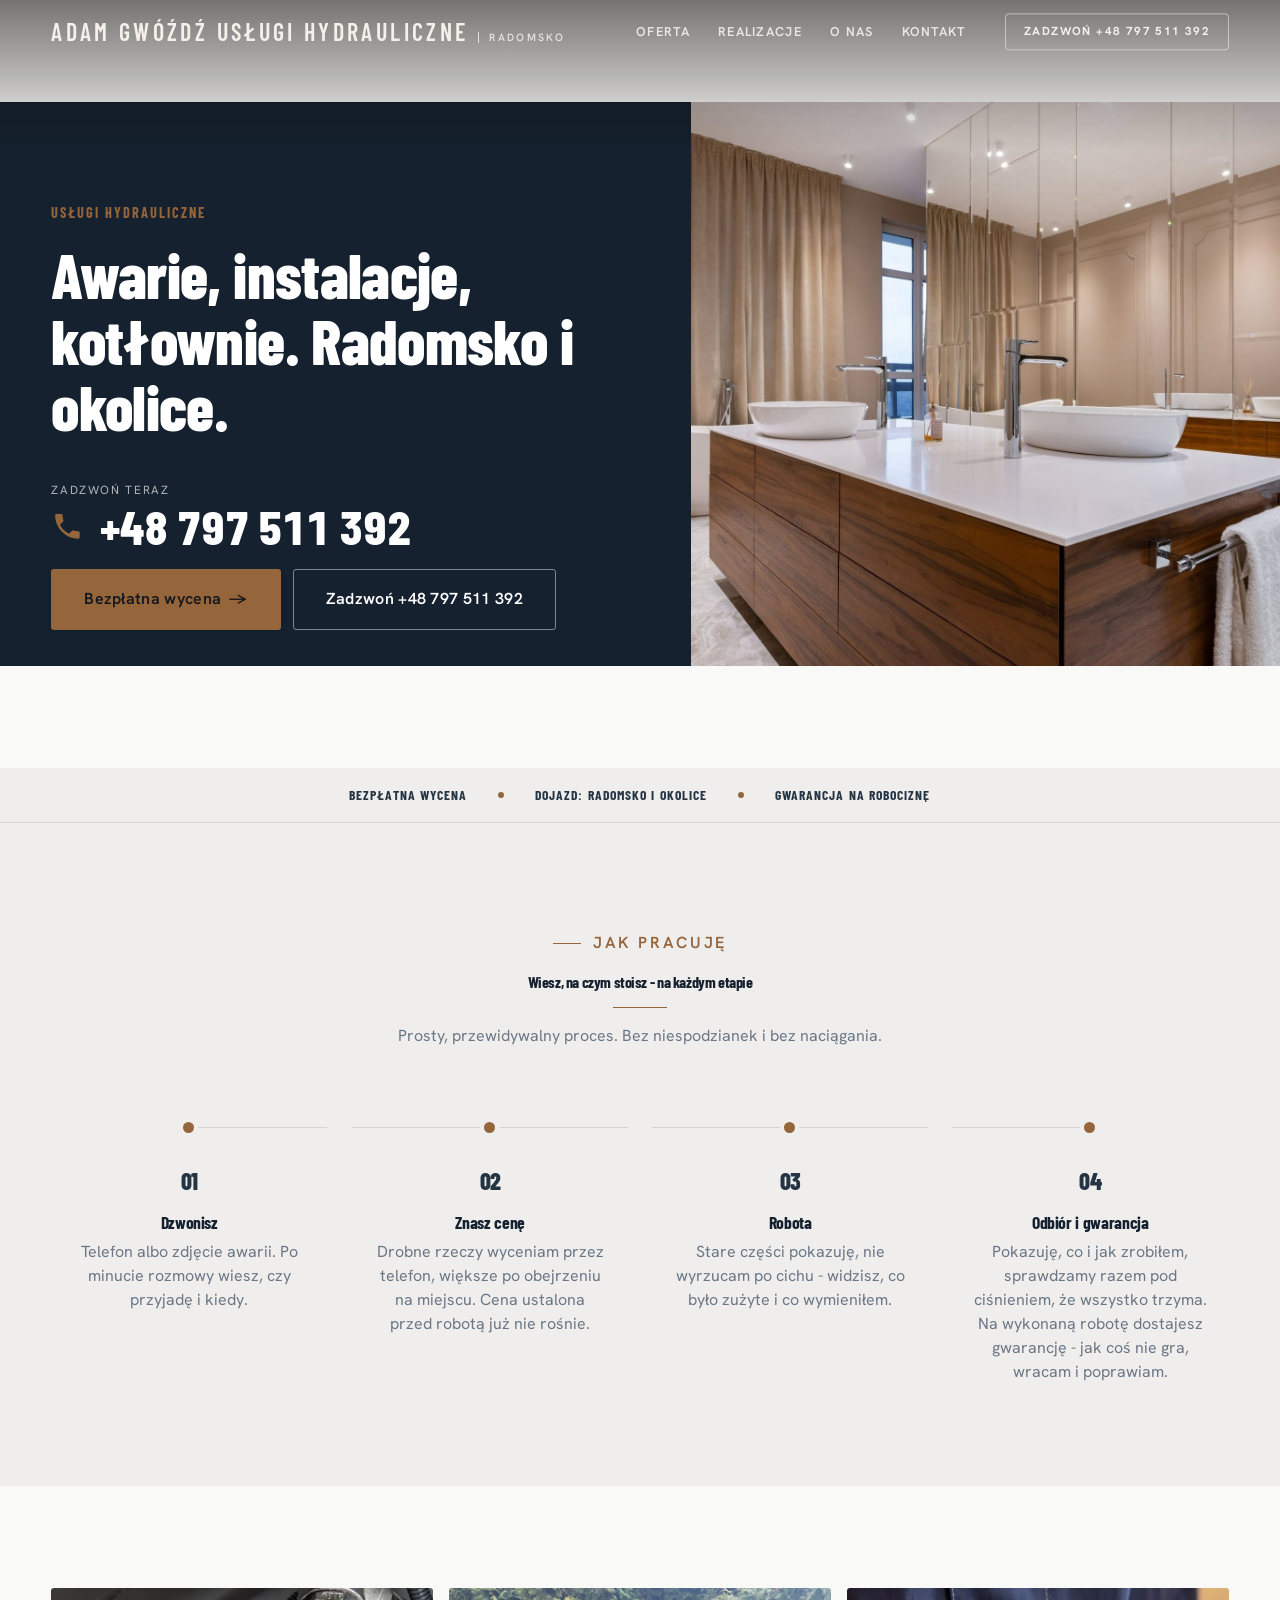
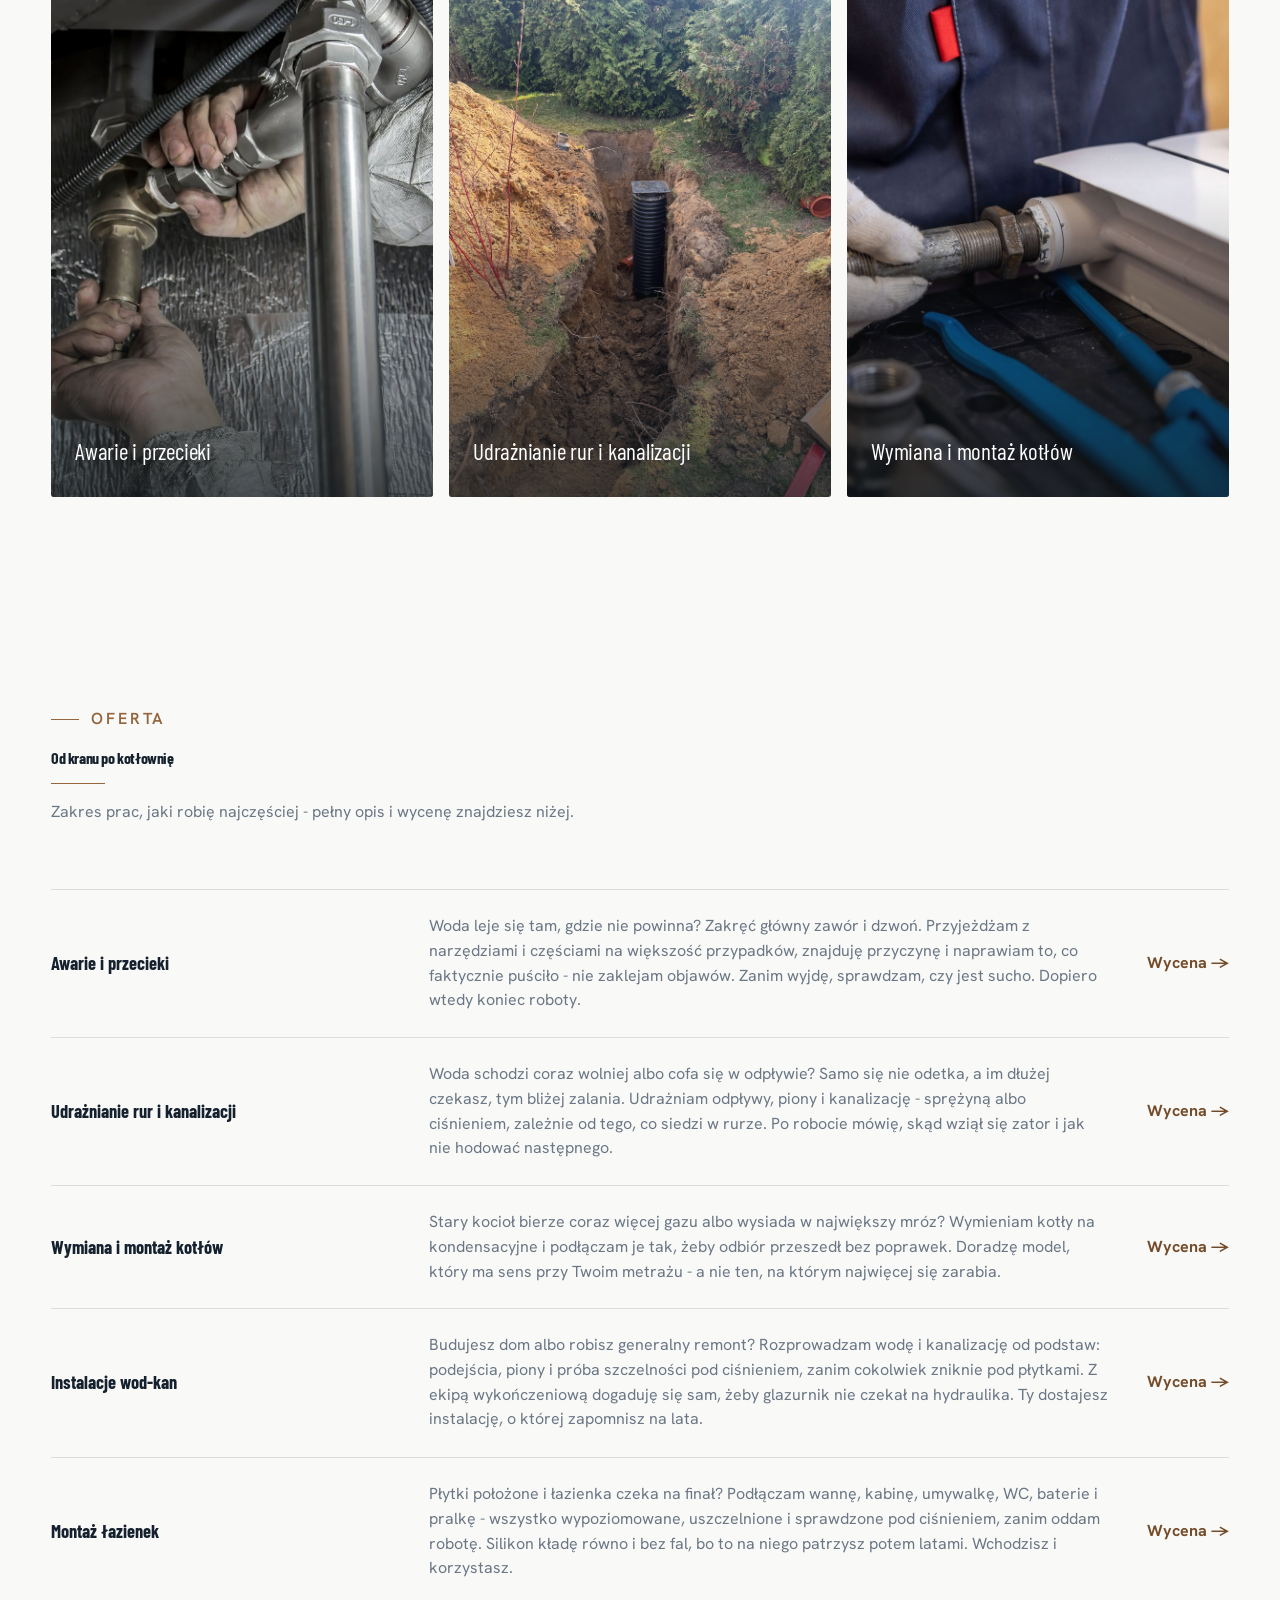
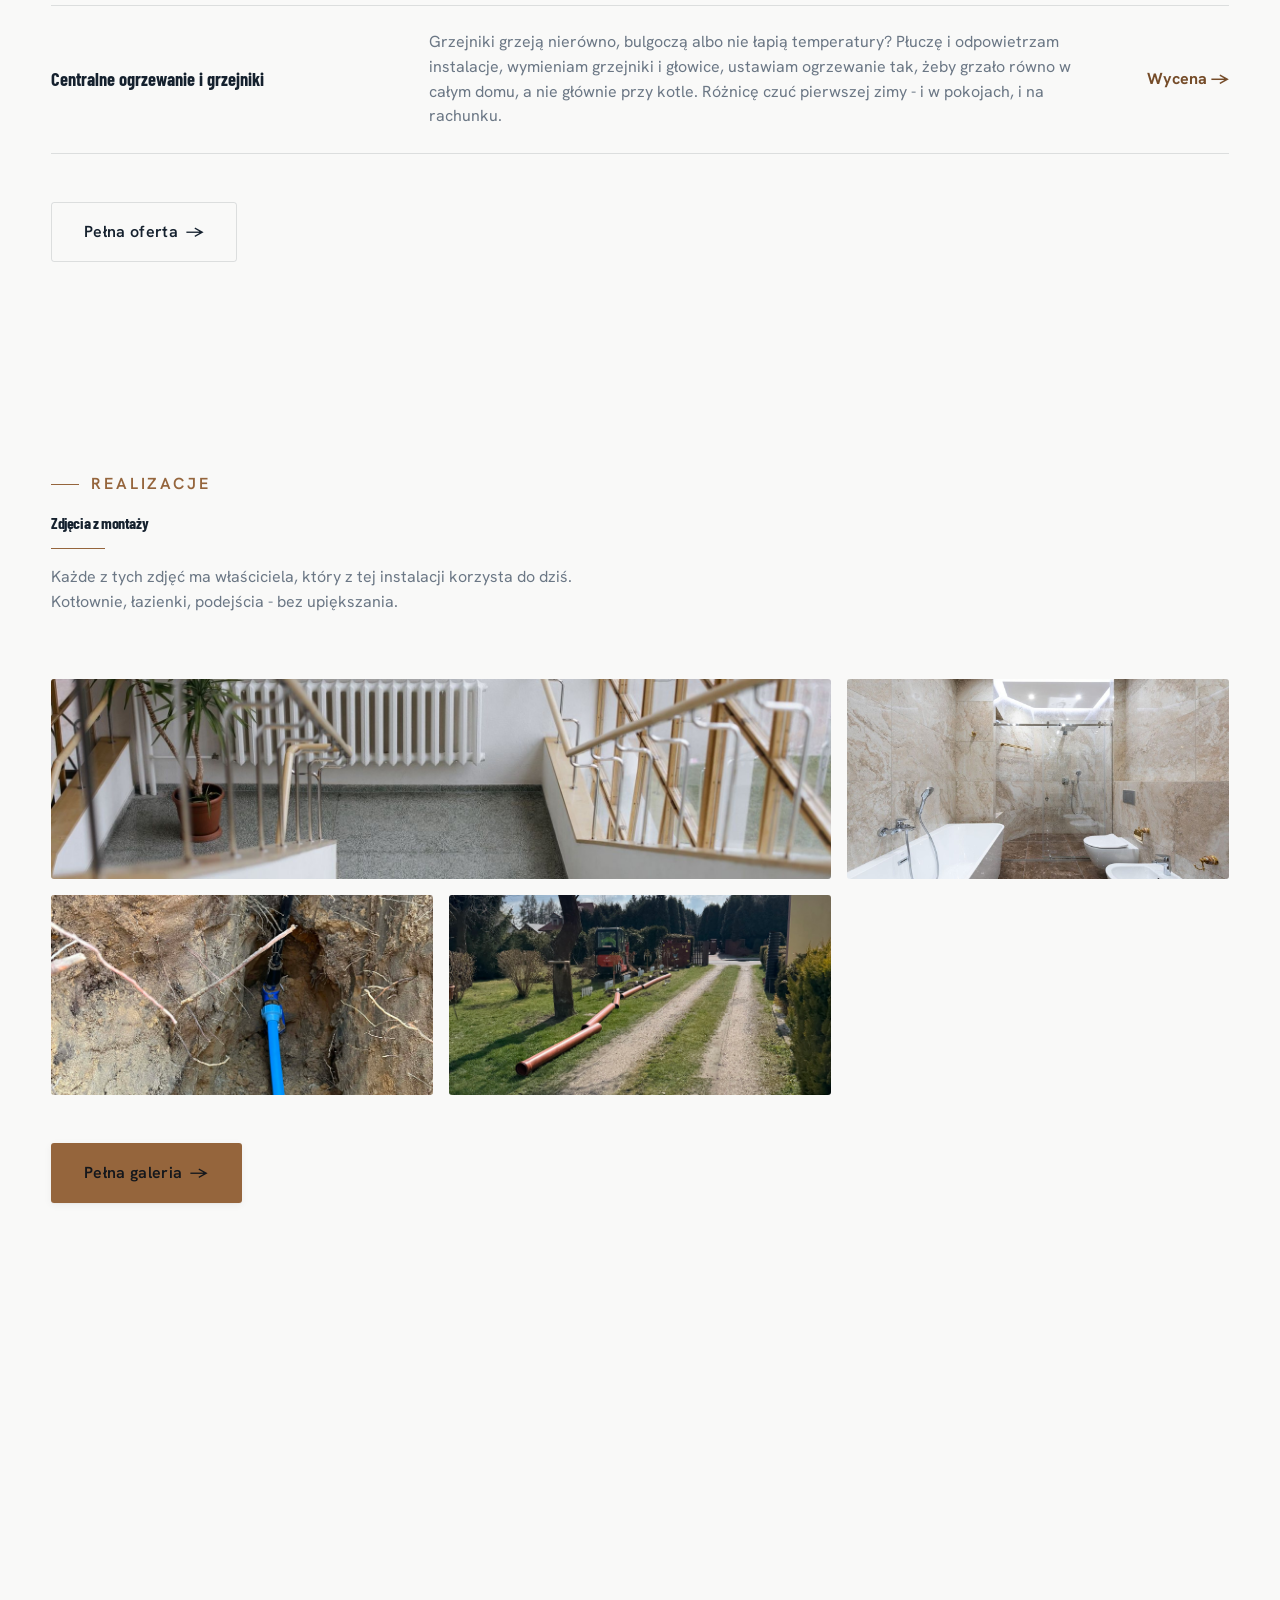
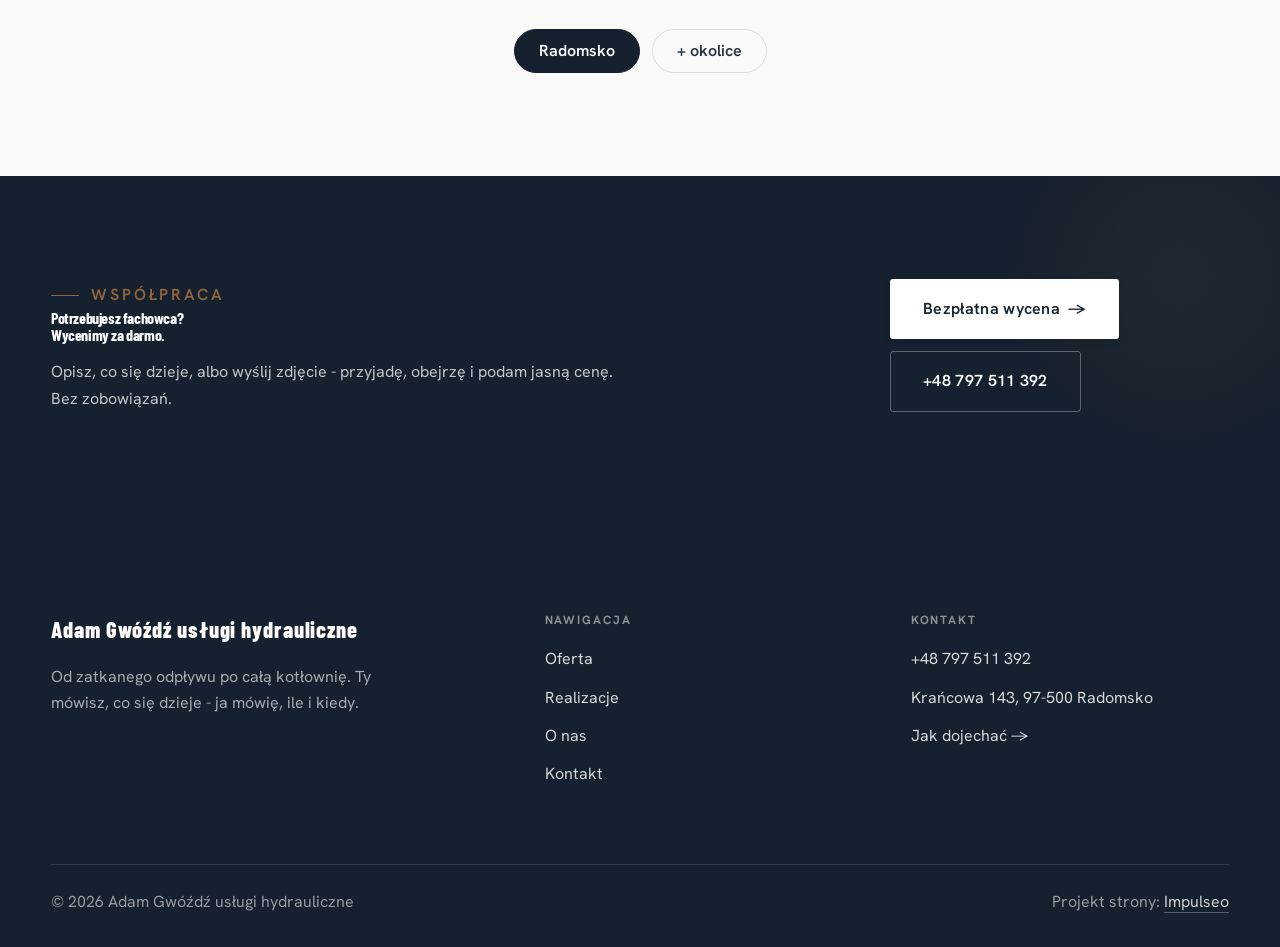
<file: index.html>
<!DOCTYPE html>
<html lang="pl">
<head>
<meta name="robots" content="noindex, nofollow">
<meta charset="UTF-8">
<meta name="viewport" content="width=device-width, initial-scale=1.0">
<title>Hydraulik Radomsko - cena przed robotą | Adam Gwóźdź usługi hydrauliczne</title>
<meta name="description" content="Hydraulik w Radomsku z dojazdem. Awarie, udrażnianie, instalacje wod-kan, wymiana kotłów. Cenę znasz przed robotą. Zadzwoń: +48 797 511 392.">
<link rel="preconnect" href="https://fonts.googleapis.com">
<link rel="preconnect" href="https://fonts.gstatic.com" crossorigin>
<link href="https://fonts.googleapis.com/css2?family=Barlow+Condensed:wght@500;600;700&family=Hanken+Grotesk:wght@400;500;600&display=swap" rel="stylesheet">
<link rel="stylesheet" href="assets/styles.css">
</head>
<body>

<header class="nav">
  <div class="wrap nav-inner">
    <a class="brand" href="index.html"><span class="name">Adam Gwóźdź usługi hydrauliczne</span><span class="sub">Radomsko</span></a>
    <nav class="nav-links">
      <a href="oferta.html">Oferta</a>
      <a href="realizacje.html">Realizacje</a>
      <a href="o-nas.html">O nas</a>
      <a href="kontakt.html">Kontakt</a>
      <a href="tel:+48797511392" class="btn btn-accent">Zadzwoń +48 797 511 392</a>
    </nav>
    <button class="nav-toggle" aria-label="Menu"><span></span><span></span><span></span></button>
  </div>
</header>

<section class="hero-fach">
  <img class="hf-photo" src="img/hero.jpg" alt="Adam Gwóźdź usługi hydrauliczne">
  <div class="hf-panel">
      <span class="hf-kicker">Usługi hydrauliczne</span>
      <h1 class="hf-title">Awarie, instalacje, kotłownie. Radomsko i okolice. </h1>
      <a class="hf-phone" href="tel:+48797511392"><span class="hf-phone-lab">Zadzwoń teraz</span><span class="hf-phone-num"><svg class="ico-tel" width="16" height="16" viewBox="0 0 24 24" fill="none" aria-hidden="true"><path d="M6.6 10.8a15.5 15.5 0 0 0 6.6 6.6l2.2-2.2a1 1 0 0 1 1-.24 11.4 11.4 0 0 0 3.6.58 1 1 0 0 1 1 1V20a1 1 0 0 1-1 1A17 17 0 0 1 3 4a1 1 0 0 1 1-1h3.5a1 1 0 0 1 1 1c0 1.25.2 2.46.58 3.6a1 1 0 0 1-.25 1l-2.23 2.2Z" fill="currentColor"/></svg> +48 797 511 392</span></a>
      <div class="hf-actions">
        <a href="kontakt.html" class="btn btn-accent">Bezpłatna wycena <span class="arr">→</span></a>
        <a href="tel:+48797511392" class="btn btn-ghost hf-ghost">Zadzwoń +48 797 511 392</a>
      </div>
  </div>
</section>
<section class="fach-promise">
  <div class="wrap">
    <ul class="fp-row reveal"><li>Bezpłatna wycena</li><li>Dojazd: Radomsko i okolice</li><li>Gwarancja na robociznę</li></ul>
  </div>
</section>
<section class="proces fachowcy">
  <div class="wrap">
    <div class="head center reveal">
      <span class="eyebrow">Jak pracuję</span>
      <h2>Wiesz, na czym stoisz - na każdym etapie</h2>
      <p>Prosty, przewidywalny proces. Bez niespodzianek i bez naciągania.</p>
    </div>
    <ol class="proces-line">
      <li class="reveal"><span class="pno">01</span><h3>Dzwonisz</h3><p>Telefon albo zdjęcie awarii. Po minucie rozmowy wiesz, czy przyjadę i kiedy.</p></li>
      <li class="reveal"><span class="pno">02</span><h3>Znasz cenę</h3><p>Drobne rzeczy wyceniam przez telefon, większe po obejrzeniu na miejscu. Cena ustalona przed robotą już nie rośnie.</p></li>
      <li class="reveal"><span class="pno">03</span><h3>Robota</h3><p>Stare części pokazuję, nie wyrzucam po cichu - widzisz, co było zużyte i co wymieniłem.</p></li>
      <li class="reveal"><span class="pno">04</span><h3>Odbiór i gwarancja</h3><p>Pokazuję, co i jak zrobiłem, sprawdzamy razem pod ciśnieniem, że wszystko trzyma. Na wykonaną robotę dostajesz gwarancję - jak coś nie gra, wracam i poprawiam.</p></li>
    </ol>
  </div>
</section>
<section class="gateways-band">
  <div class="wrap">
    <div class="gateways">
      <a href="oferta.html" class="gateway reveal"><img src="img/g6.jpg" alt="Awarie i przecieki" loading="lazy"><span class="g-ttl">Awarie i przecieki</span></a>
      <a href="oferta.html" class="gateway reveal"><img src="img/g4.jpg" alt="Udrażnianie rur i kanalizacji" loading="lazy"><span class="g-ttl">Udrażnianie rur i kanalizacji</span></a>
      <a href="oferta.html" class="gateway reveal"><img src="img/g7.jpg" alt="Wymiana i montaż kotłów" loading="lazy"><span class="g-ttl">Wymiana i montaż kotłów</span></a>
    </div>
  </div>
</section>
<section class="fach-uslugi">
  <div class="wrap">
    <div class="head reveal">
      <span class="eyebrow">Oferta</span>
      <h2>Od kranu po kotłownię</h2>
      <p>Zakres prac, jaki robię najczęściej - pełny opis i wycenę znajdziesz niżej.</p>
    </div>
    <ul class="fu-list">
      <li class="fu-row reveal"><div class="fu-name">Awarie i przecieki</div><div class="fu-desc">Woda leje się tam, gdzie nie powinna? Zakręć główny zawór i dzwoń. Przyjeżdżam z narzędziami i częściami na większość przypadków, znajduję przyczynę i naprawiam to, co faktycznie puściło - nie zaklejam objawów. Zanim wyjdę, sprawdzam, czy jest sucho. Dopiero wtedy koniec roboty.</div><a class="fu-cta" href="kontakt.html">Wycena <span class="arr">→</span></a></li>
      <li class="fu-row reveal"><div class="fu-name">Udrażnianie rur i kanalizacji</div><div class="fu-desc">Woda schodzi coraz wolniej albo cofa się w odpływie? Samo się nie odetka, a im dłużej czekasz, tym bliżej zalania. Udrażniam odpływy, piony i kanalizację - sprężyną albo ciśnieniem, zależnie od tego, co siedzi w rurze. Po robocie mówię, skąd wziął się zator i jak nie hodować następnego.</div><a class="fu-cta" href="kontakt.html">Wycena <span class="arr">→</span></a></li>
      <li class="fu-row reveal"><div class="fu-name">Wymiana i montaż kotłów</div><div class="fu-desc">Stary kocioł bierze coraz więcej gazu albo wysiada w największy mróz? Wymieniam kotły na kondensacyjne i podłączam je tak, żeby odbiór przeszedł bez poprawek. Doradzę model, który ma sens przy Twoim metrażu - a nie ten, na którym najwięcej się zarabia.</div><a class="fu-cta" href="kontakt.html">Wycena <span class="arr">→</span></a></li>
      <li class="fu-row reveal"><div class="fu-name">Instalacje wod-kan</div><div class="fu-desc">Budujesz dom albo robisz generalny remont? Rozprowadzam wodę i kanalizację od podstaw: podejścia, piony i próba szczelności pod ciśnieniem, zanim cokolwiek zniknie pod płytkami. Z ekipą wykończeniową dogaduję się sam, żeby glazurnik nie czekał na hydraulika. Ty dostajesz instalację, o której zapomnisz na lata.</div><a class="fu-cta" href="kontakt.html">Wycena <span class="arr">→</span></a></li>
      <li class="fu-row reveal"><div class="fu-name">Montaż łazienek</div><div class="fu-desc">Płytki położone i łazienka czeka na finał? Podłączam wannę, kabinę, umywalkę, WC, baterie i pralkę - wszystko wypoziomowane, uszczelnione i sprawdzone pod ciśnieniem, zanim oddam robotę. Silikon kładę równo i bez fal, bo to na niego patrzysz potem latami. Wchodzisz i korzystasz.</div><a class="fu-cta" href="kontakt.html">Wycena <span class="arr">→</span></a></li>
      <li class="fu-row reveal"><div class="fu-name">Centralne ogrzewanie i grzejniki</div><div class="fu-desc">Grzejniki grzeją nierówno, bulgoczą albo nie łapią temperatury? Płuczę i odpowietrzam instalacje, wymieniam grzejniki i głowice, ustawiam ogrzewanie tak, żeby grzało równo w całym domu, a nie głównie przy kotle. Różnicę czuć pierwszej zimy - i w pokojach, i na rachunku.</div><a class="fu-cta" href="kontakt.html">Wycena <span class="arr">→</span></a></li>
    </ul>
    <div style="margin-top:var(--space-7)" class="reveal"><a href="oferta.html" class="btn btn-ghost">Pełna oferta <span class="arr">→</span></a></div>
  </div>
</section>
<section>
  <div class="wrap">
    <div class="head reveal">
      <span class="eyebrow">Realizacje</span>
      <h2>Zdjęcia z montaży</h2>
      <p>Każde z tych zdjęć ma właściciela, który z tej instalacji korzysta do dziś. Kotłownie, łazienki, podejścia - bez upiększania.</p>
    </div>
    <div class="gallery">
      <div class="tile t-two3 reveal"><img src="img/g8.jpg" alt="Wymiana grzejnika" loading="lazy"><div class="cap">Wymiana grzejnika</div></div>
      <div class="tile t-third reveal"><img src="img/g5.jpg" alt="Łazienka po montażu" loading="lazy"><div class="cap">Łazienka po montażu</div></div>
      <div class="tile t-third reveal"><img src="img/g2.jpg" alt="Przyłącze wody" loading="lazy"><div class="cap">Przyłącze wody</div></div>
      <div class="tile t-third reveal"><img src="img/about.jpg" alt="Adam Gwóźdź usługi hydrauliczne" loading="lazy"></div>
    </div>
    <div style="margin-top:var(--space-7)" class="reveal"><a href="realizacje.html" class="btn btn-accent">Pełna galeria <span class="arr">→</span></a></div>
  </div>
</section>
<section class="obszar">
  <div class="wrap">
    <div class="head center reveal">
      <span class="eyebrow">Obszar działania</span>
      <h2>Dojeżdżamy do Ciebie</h2>
    </div>
    <p class="obszar-txt reveal" style="text-align:center;max-width:60ch;margin:0 auto 1.4rem">Nie wiesz, czy dojadę do Ciebie? Zadzwoń i zapytaj. Jak nie dojeżdżam, powiem od razu i nie zajmę Ci dnia.</p>
    <ul class="obszar-list reveal"><li class="is-home">Radomsko</li><li>+ okolice</li></ul>
  </div>
</section>
<section class="cta">
  <div class="wrap">
    <div class="reveal">
      <span class="eyebrow">Współpraca</span>
      <h2>Potrzebujesz fachowca? Wycenimy za darmo.</h2>
      <p>Opisz, co się dzieje, albo wyślij zdjęcie - przyjadę, obejrzę i podam jasną cenę. Bez zobowiązań.</p>
    </div>
    <div class="cta-actions reveal">
      <a href="kontakt.html" class="btn btn-light">Bezpłatna wycena <span class="arr">→</span></a>
      <a href="tel:+48797511392" class="btn btn-ghost" style="color:#fff;border-color:rgba(255,255,255,.3)">+48 797 511 392</a>
    </div>
  </div>
</section>

<footer>
  <div class="wrap">
    <div class="foot-grid">
      <div class="foot-brand">
        <div class="name">Adam Gwóźdź usługi hydrauliczne</div>
        <p>Od zatkanego odpływu po całą kotłownię. Ty mówisz, co się dzieje - ja mówię, ile i kiedy.</p>
      </div>
      <div class="foot-col">
        <h4>Nawigacja</h4>
        <a href="oferta.html">Oferta</a>
        <a href="realizacje.html">Realizacje</a>
        <a href="o-nas.html">O nas</a>
        <a href="kontakt.html">Kontakt</a>
      </div>
      <div class="foot-col">
        <h4>Kontakt</h4>
        <a href="tel:+48797511392">+48 797 511 392</a>
        <p>Krańcowa 143, 97-500 Radomsko</p>
        <a href="https://maps.google.com/?cid=1467330276635635633" target="_blank" rel="noopener">Jak dojechać →</a>
      </div>
    </div>
    <div class="foot-bot">
      <span>© 2026 Adam Gwóźdź usługi hydrauliczne</span>
      <span>Projekt strony: <a class="foot-credit" href="https://impulseo.pl" target="_blank" rel="noopener">Impulseo</a></span>
    </div>
  </div>
</footer>
<div class="sticky-call"><a class="sc-call" href="tel:+48797511392"><svg class="ico-tel" width="16" height="16" viewBox="0 0 24 24" fill="none" aria-hidden="true"><path d="M6.6 10.8a15.5 15.5 0 0 0 6.6 6.6l2.2-2.2a1 1 0 0 1 1-.24 11.4 11.4 0 0 0 3.6.58 1 1 0 0 1 1 1V20a1 1 0 0 1-1 1A17 17 0 0 1 3 4a1 1 0 0 1 1-1h3.5a1 1 0 0 1 1 1c0 1.25.2 2.46.58 3.6a1 1 0 0 1-.25 1l-2.23 2.2Z" fill="currentColor"/></svg> Zadzwoń</a><a class="sc-quote" href="kontakt.html">Bezpłatna wycena</a></div>

<script src="assets/main.js"></script>
</body>
</html>
</file>
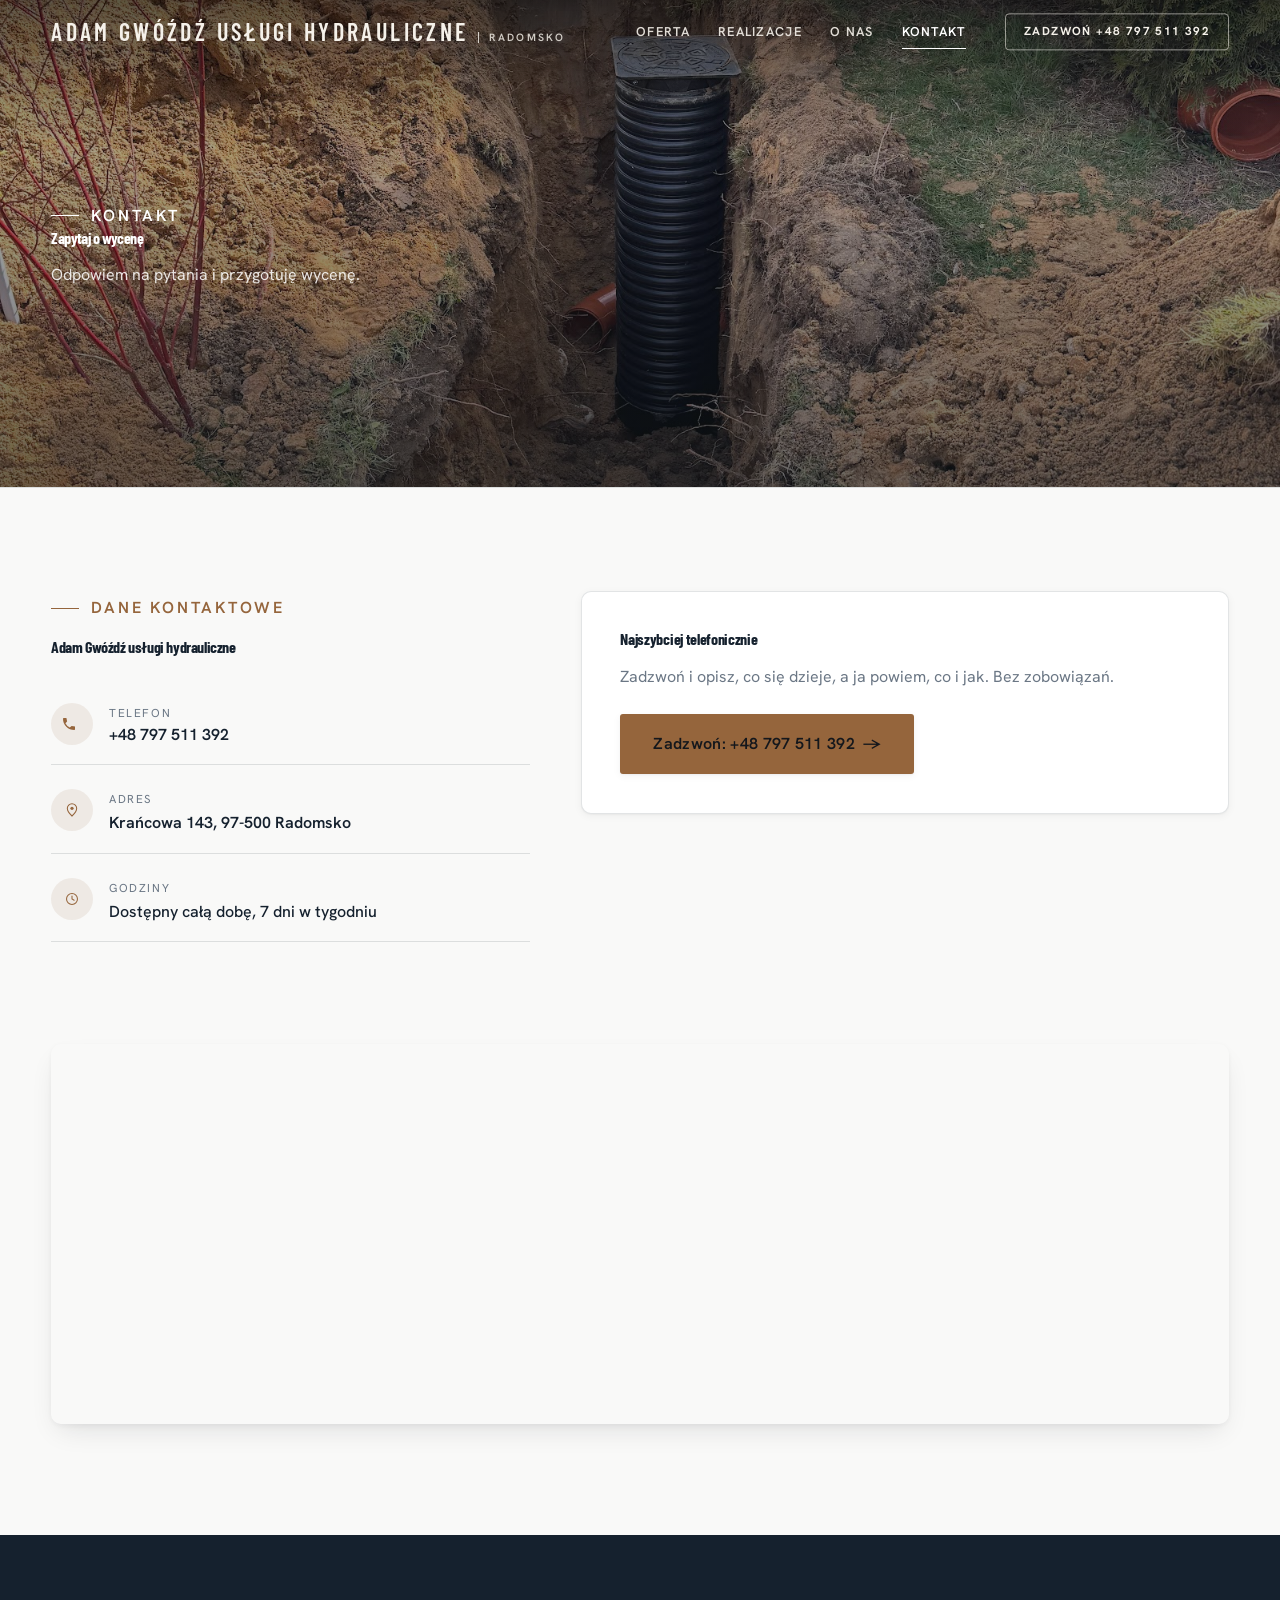
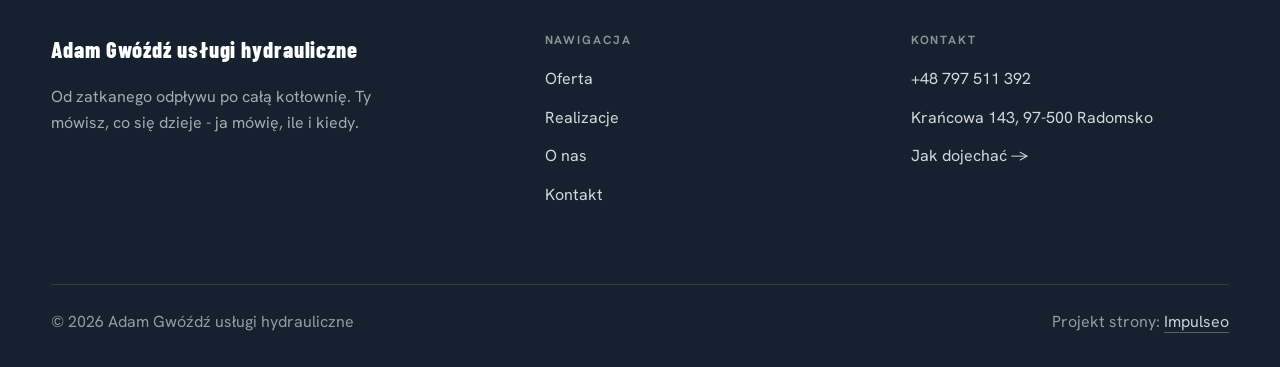
<file: kontakt.html>
<!DOCTYPE html>
<html lang="pl">
<head>
<meta name="robots" content="noindex, nofollow">
<meta charset="UTF-8">
<meta name="viewport" content="width=device-width, initial-scale=1.0">
<title>Kontakt - Adam Gwóźdź usługi hydrauliczne</title>
<meta name="description" content="Kontakt Adam Gwóźdź usługi hydrauliczne - Krańcowa 143, 97-500 Radomsko">
<link rel="preconnect" href="https://fonts.googleapis.com">
<link rel="preconnect" href="https://fonts.gstatic.com" crossorigin>
<link href="https://fonts.googleapis.com/css2?family=Barlow+Condensed:wght@500;600;700&family=Hanken+Grotesk:wght@400;500;600&display=swap" rel="stylesheet">
<link rel="stylesheet" href="assets/styles.css">
</head>
<body>

<header class="nav">
  <div class="wrap nav-inner">
    <a class="brand" href="index.html"><span class="name">Adam Gwóźdź usługi hydrauliczne</span><span class="sub">Radomsko</span></a>
    <nav class="nav-links">
      <a href="oferta.html">Oferta</a>
      <a href="realizacje.html">Realizacje</a>
      <a href="o-nas.html">O nas</a>
      <a href="kontakt.html" class="active">Kontakt</a>
      <a href="tel:+48797511392" class="btn btn-accent">Zadzwoń +48 797 511 392</a>
    </nav>
    <button class="nav-toggle" aria-label="Menu"><span></span><span></span><span></span></button>
  </div>
</header>

<section class="pagehead">
  <img src="img/g4.jpg" alt="Adam Gwóźdź usługi hydrauliczne - Zapytaj o wycenę">
  <div class="wrap">
    <span class="eyebrow">Kontakt</span>
    <h1>Zapytaj o wycenę</h1>
    <p>Odpowiem na pytania i przygotuję wycenę.</p>
  </div>
</section>
<section>
  <div class="wrap contact-grid">
    <div class="reveal">
      <span class="eyebrow">Dane kontaktowe</span>
      <h2 style="margin:var(--space-4) 0 var(--space-6)">Adam Gwóźdź usługi hydrauliczne</h2>
      <div class="info-list">
        <div class="info-row"><div class="ic"><svg class="ico-tel" width="16" height="16" viewBox="0 0 24 24" fill="none" aria-hidden="true"><path d="M6.6 10.8a15.5 15.5 0 0 0 6.6 6.6l2.2-2.2a1 1 0 0 1 1-.24 11.4 11.4 0 0 0 3.6.58 1 1 0 0 1 1 1V20a1 1 0 0 1-1 1A17 17 0 0 1 3 4a1 1 0 0 1 1-1h3.5a1 1 0 0 1 1 1c0 1.25.2 2.46.58 3.6a1 1 0 0 1-.25 1l-2.23 2.2Z" fill="currentColor"/></svg></div><div><div class="lbl">Telefon</div><a class="val" href="tel:+48797511392">+48 797 511 392</a></div></div>
        <div class="info-row"><div class="ic"><svg class="ico-pin" width="16" height="16" viewBox="0 0 24 24" fill="none" aria-hidden="true"><path d="M12 21s7-6.1 7-11.5A7 7 0 0 0 5 9.5C5 14.9 12 21 12 21Z" stroke="currentColor" stroke-width="1.6" fill="none"/><circle cx="12" cy="9.5" r="2.4" fill="currentColor"/></svg></div><div><div class="lbl">Adres</div><div class="val">Krańcowa 143, 97-500 Radomsko</div></div></div>
        <div class="info-row"><div class="ic"><svg class="ico-clock" width="16" height="16" viewBox="0 0 24 24" fill="none" aria-hidden="true"><circle cx="12" cy="12" r="8.2" stroke="currentColor" stroke-width="1.6"/><path d="M12 7.5V12l3.2 1.9" stroke="currentColor" stroke-width="1.6" stroke-linecap="round"/></svg></div><div><div class="lbl">Godziny</div><div class="val" style="font-weight:500">Dostępny całą dobę, 7 dni w tygodniu</div></div></div>
      </div>
    </div>
    <div class="reveal">
      <div class="form">
        <h3 style="margin-bottom:var(--space-4)">Najszybciej telefonicznie</h3>
        <p class="muted" style="margin-bottom:var(--space-5)">Zadzwoń i opisz, co się dzieje, a ja powiem, co i jak. Bez zobowiązań.</p>
        <a href="tel:+48797511392" class="btn btn-accent" style="justify-content:center">Zadzwoń: +48 797 511 392 <span class="arr">→</span></a>
      </div>
    </div>
  </div>
</section>
<section style="padding-top:0">
  <div class="wrap reveal">
    <iframe class="map" title="Adam Gwóźdź usługi hydrauliczne - Radomsko" src="https://maps.google.com/maps?q=Adam%20Gw%C3%B3%C5%BAd%C5%BA%20us%C5%82ugi%20hydrauliczne%20Radomsko&z=15&output=embed" loading="lazy" referrerpolicy="no-referrer-when-downgrade"></iframe>
  </div>
</section>

<footer>
  <div class="wrap">
    <div class="foot-grid">
      <div class="foot-brand">
        <div class="name">Adam Gwóźdź usługi hydrauliczne</div>
        <p>Od zatkanego odpływu po całą kotłownię. Ty mówisz, co się dzieje - ja mówię, ile i kiedy.</p>
      </div>
      <div class="foot-col">
        <h4>Nawigacja</h4>
        <a href="oferta.html">Oferta</a>
        <a href="realizacje.html">Realizacje</a>
        <a href="o-nas.html">O nas</a>
        <a href="kontakt.html">Kontakt</a>
      </div>
      <div class="foot-col">
        <h4>Kontakt</h4>
        <a href="tel:+48797511392">+48 797 511 392</a>
        <p>Krańcowa 143, 97-500 Radomsko</p>
        <a href="https://maps.google.com/?cid=1467330276635635633" target="_blank" rel="noopener">Jak dojechać →</a>
      </div>
    </div>
    <div class="foot-bot">
      <span>© 2026 Adam Gwóźdź usługi hydrauliczne</span>
      <span>Projekt strony: <a class="foot-credit" href="https://impulseo.pl" target="_blank" rel="noopener">Impulseo</a></span>
    </div>
  </div>
</footer>
<div class="sticky-call"><a class="sc-call" href="tel:+48797511392"><svg class="ico-tel" width="16" height="16" viewBox="0 0 24 24" fill="none" aria-hidden="true"><path d="M6.6 10.8a15.5 15.5 0 0 0 6.6 6.6l2.2-2.2a1 1 0 0 1 1-.24 11.4 11.4 0 0 0 3.6.58 1 1 0 0 1 1 1V20a1 1 0 0 1-1 1A17 17 0 0 1 3 4a1 1 0 0 1 1-1h3.5a1 1 0 0 1 1 1c0 1.25.2 2.46.58 3.6a1 1 0 0 1-.25 1l-2.23 2.2Z" fill="currentColor"/></svg> Zadzwoń</a><a class="sc-quote" href="kontakt.html">Bezpłatna wycena</a></div>

<script src="assets/main.js"></script>
</body>
</html>
</file>
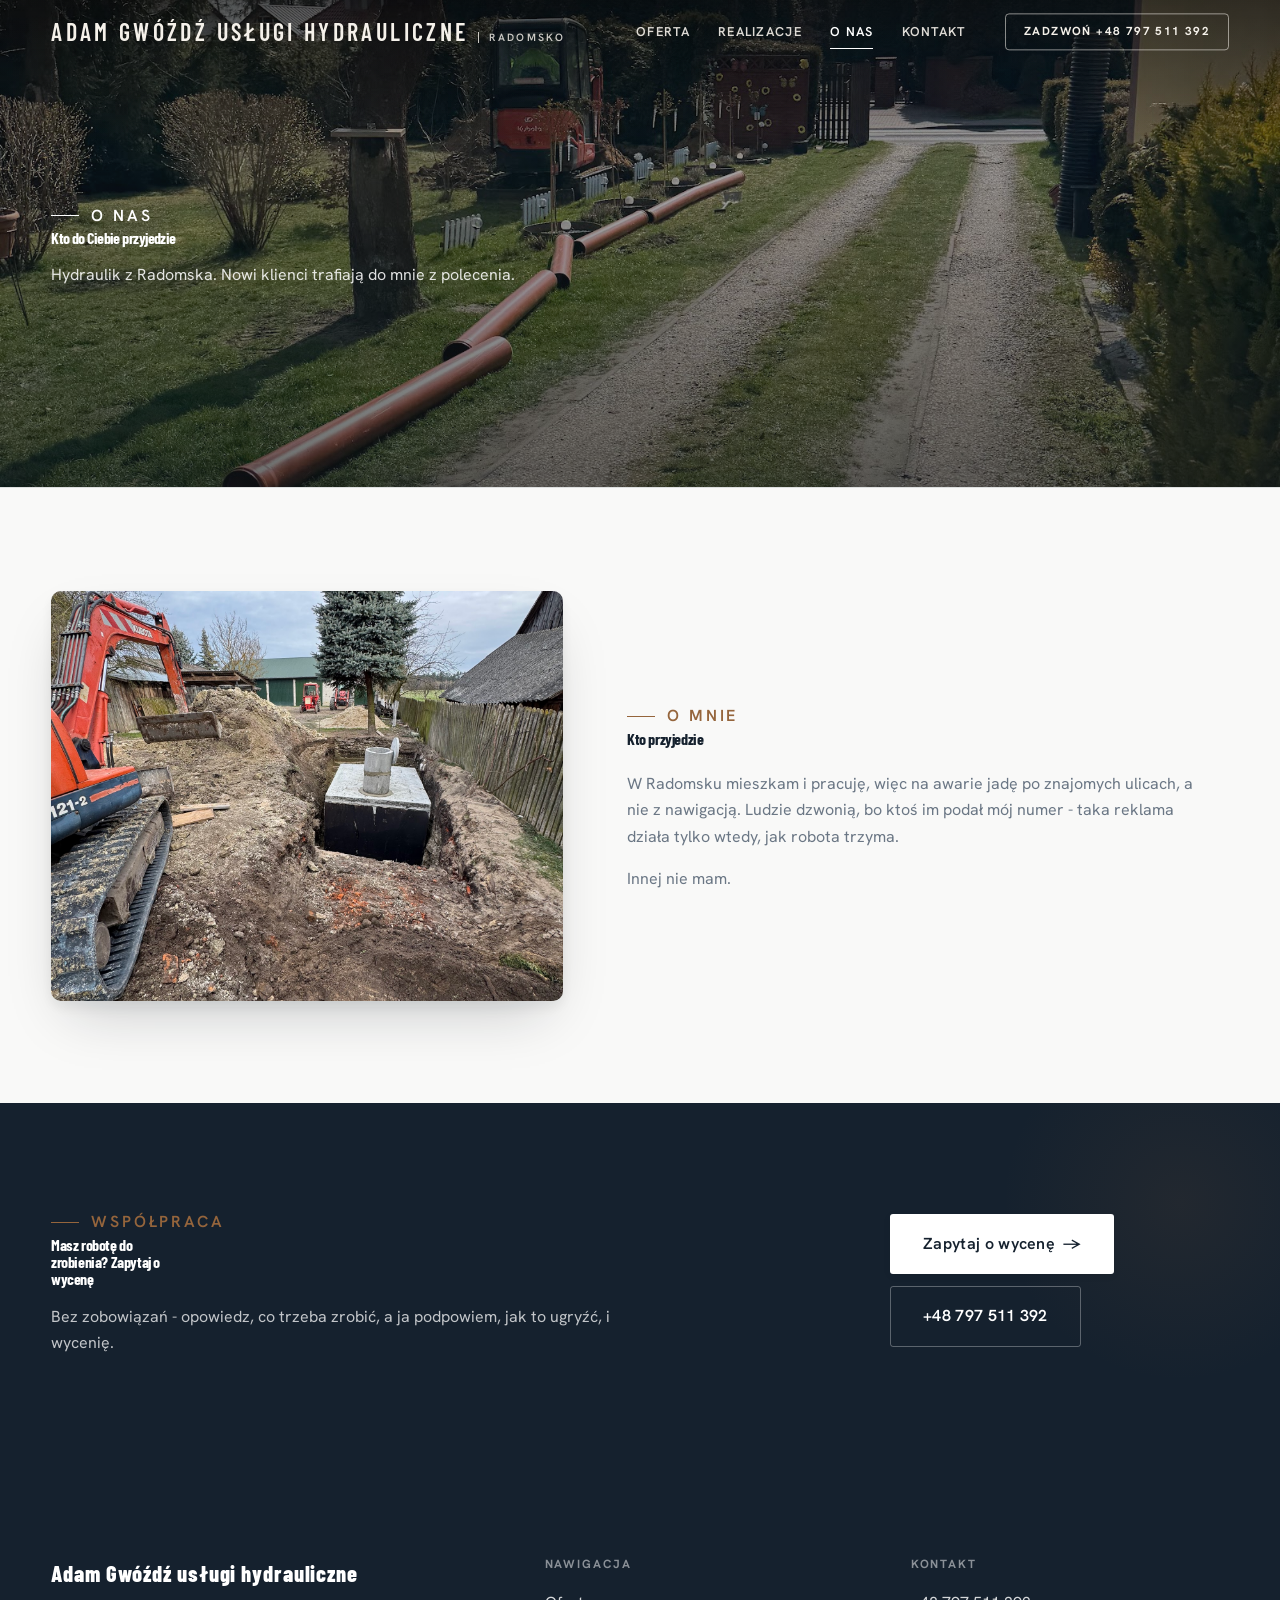
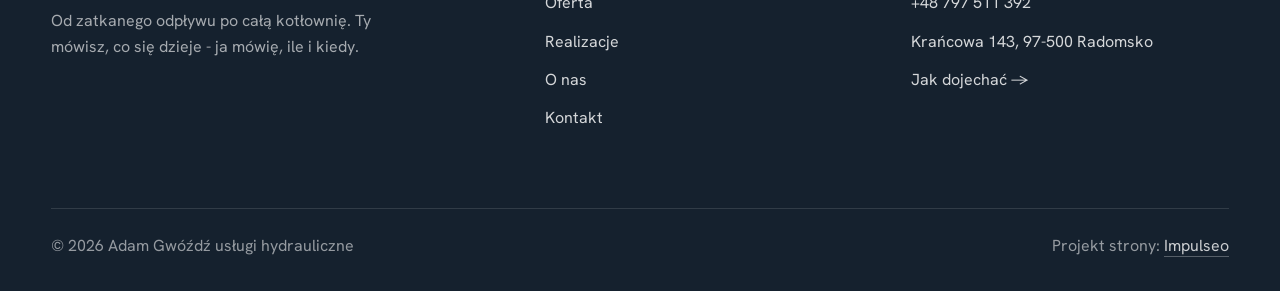
<file: o-nas.html>
<!DOCTYPE html>
<html lang="pl">
<head>
<meta name="robots" content="noindex, nofollow">
<meta charset="UTF-8">
<meta name="viewport" content="width=device-width, initial-scale=1.0">
<title>O nas - Adam Gwóźdź usługi hydrauliczne</title>
<meta name="description" content="Hydraulik w Radomsku z dojazdem. Awarie, udrażnianie, instalacje wod-kan, wymiana kotłów. Cenę znasz przed robotą. Zadzwoń: +48 797 511 392.">
<link rel="preconnect" href="https://fonts.googleapis.com">
<link rel="preconnect" href="https://fonts.gstatic.com" crossorigin>
<link href="https://fonts.googleapis.com/css2?family=Barlow+Condensed:wght@500;600;700&family=Hanken+Grotesk:wght@400;500;600&display=swap" rel="stylesheet">
<link rel="stylesheet" href="assets/styles.css">
</head>
<body>

<header class="nav">
  <div class="wrap nav-inner">
    <a class="brand" href="index.html"><span class="name">Adam Gwóźdź usługi hydrauliczne</span><span class="sub">Radomsko</span></a>
    <nav class="nav-links">
      <a href="oferta.html">Oferta</a>
      <a href="realizacje.html">Realizacje</a>
      <a href="o-nas.html" class="active">O nas</a>
      <a href="kontakt.html">Kontakt</a>
      <a href="tel:+48797511392" class="btn btn-accent">Zadzwoń +48 797 511 392</a>
    </nav>
    <button class="nav-toggle" aria-label="Menu"><span></span><span></span><span></span></button>
  </div>
</header>

<section class="pagehead">
  <img src="img/about.jpg" alt="Adam Gwóźdź usługi hydrauliczne - Kto do Ciebie przyjedzie">
  <div class="wrap">
    <span class="eyebrow">O nas</span>
    <h1>Kto do Ciebie przyjedzie</h1>
    <p>Hydraulik z Radomska. Nowi klienci trafiają do mnie z polecenia.</p>
  </div>
</section>
<section>
  <div class="wrap split">
    <div class="split-art reveal"><img src="img/g3.jpg" alt="Adam Gwóźdź usługi hydrauliczne" loading="lazy"></div>
    <div class="split-copy reveal">
      <span class="eyebrow">O mnie</span>
      <h2>Kto przyjedzie</h2>
      <p class="muted">W Radomsku mieszkam i pracuję, więc na awarie jadę po znajomych ulicach, a nie z nawigacją. Ludzie dzwonią, bo ktoś im podał mój numer - taka reklama działa tylko wtedy, jak robota trzyma.</p>
      <p class="muted">Innej nie mam.</p>
    </div>
  </div>
</section>


<section class="cta">
  <div class="wrap">
    <div class="reveal">
      <span class="eyebrow">Współpraca</span>
      <h2>Masz robotę do zrobienia? Zapytaj o wycenę</h2>
      <p>Bez zobowiązań - opowiedz, co trzeba zrobić, a ja podpowiem, jak to ugryźć, i wycenię.</p>
    </div>
    <div class="cta-actions reveal">
      <a href="kontakt.html" class="btn btn-light">Zapytaj o wycenę <span class="arr">→</span></a>
      <a href="tel:+48797511392" class="btn btn-ghost" style="color:#fff;border-color:rgba(255,255,255,.3)">+48 797 511 392</a>
    </div>
  </div>
</section>

<footer>
  <div class="wrap">
    <div class="foot-grid">
      <div class="foot-brand">
        <div class="name">Adam Gwóźdź usługi hydrauliczne</div>
        <p>Od zatkanego odpływu po całą kotłownię. Ty mówisz, co się dzieje - ja mówię, ile i kiedy.</p>
      </div>
      <div class="foot-col">
        <h4>Nawigacja</h4>
        <a href="oferta.html">Oferta</a>
        <a href="realizacje.html">Realizacje</a>
        <a href="o-nas.html">O nas</a>
        <a href="kontakt.html">Kontakt</a>
      </div>
      <div class="foot-col">
        <h4>Kontakt</h4>
        <a href="tel:+48797511392">+48 797 511 392</a>
        <p>Krańcowa 143, 97-500 Radomsko</p>
        <a href="https://maps.google.com/?cid=1467330276635635633" target="_blank" rel="noopener">Jak dojechać →</a>
      </div>
    </div>
    <div class="foot-bot">
      <span>© 2026 Adam Gwóźdź usługi hydrauliczne</span>
      <span>Projekt strony: <a class="foot-credit" href="https://impulseo.pl" target="_blank" rel="noopener">Impulseo</a></span>
    </div>
  </div>
</footer>
<div class="sticky-call"><a class="sc-call" href="tel:+48797511392"><svg class="ico-tel" width="16" height="16" viewBox="0 0 24 24" fill="none" aria-hidden="true"><path d="M6.6 10.8a15.5 15.5 0 0 0 6.6 6.6l2.2-2.2a1 1 0 0 1 1-.24 11.4 11.4 0 0 0 3.6.58 1 1 0 0 1 1 1V20a1 1 0 0 1-1 1A17 17 0 0 1 3 4a1 1 0 0 1 1-1h3.5a1 1 0 0 1 1 1c0 1.25.2 2.46.58 3.6a1 1 0 0 1-.25 1l-2.23 2.2Z" fill="currentColor"/></svg> Zadzwoń</a><a class="sc-quote" href="kontakt.html">Bezpłatna wycena</a></div>

<script src="assets/main.js"></script>
</body>
</html>
</file>
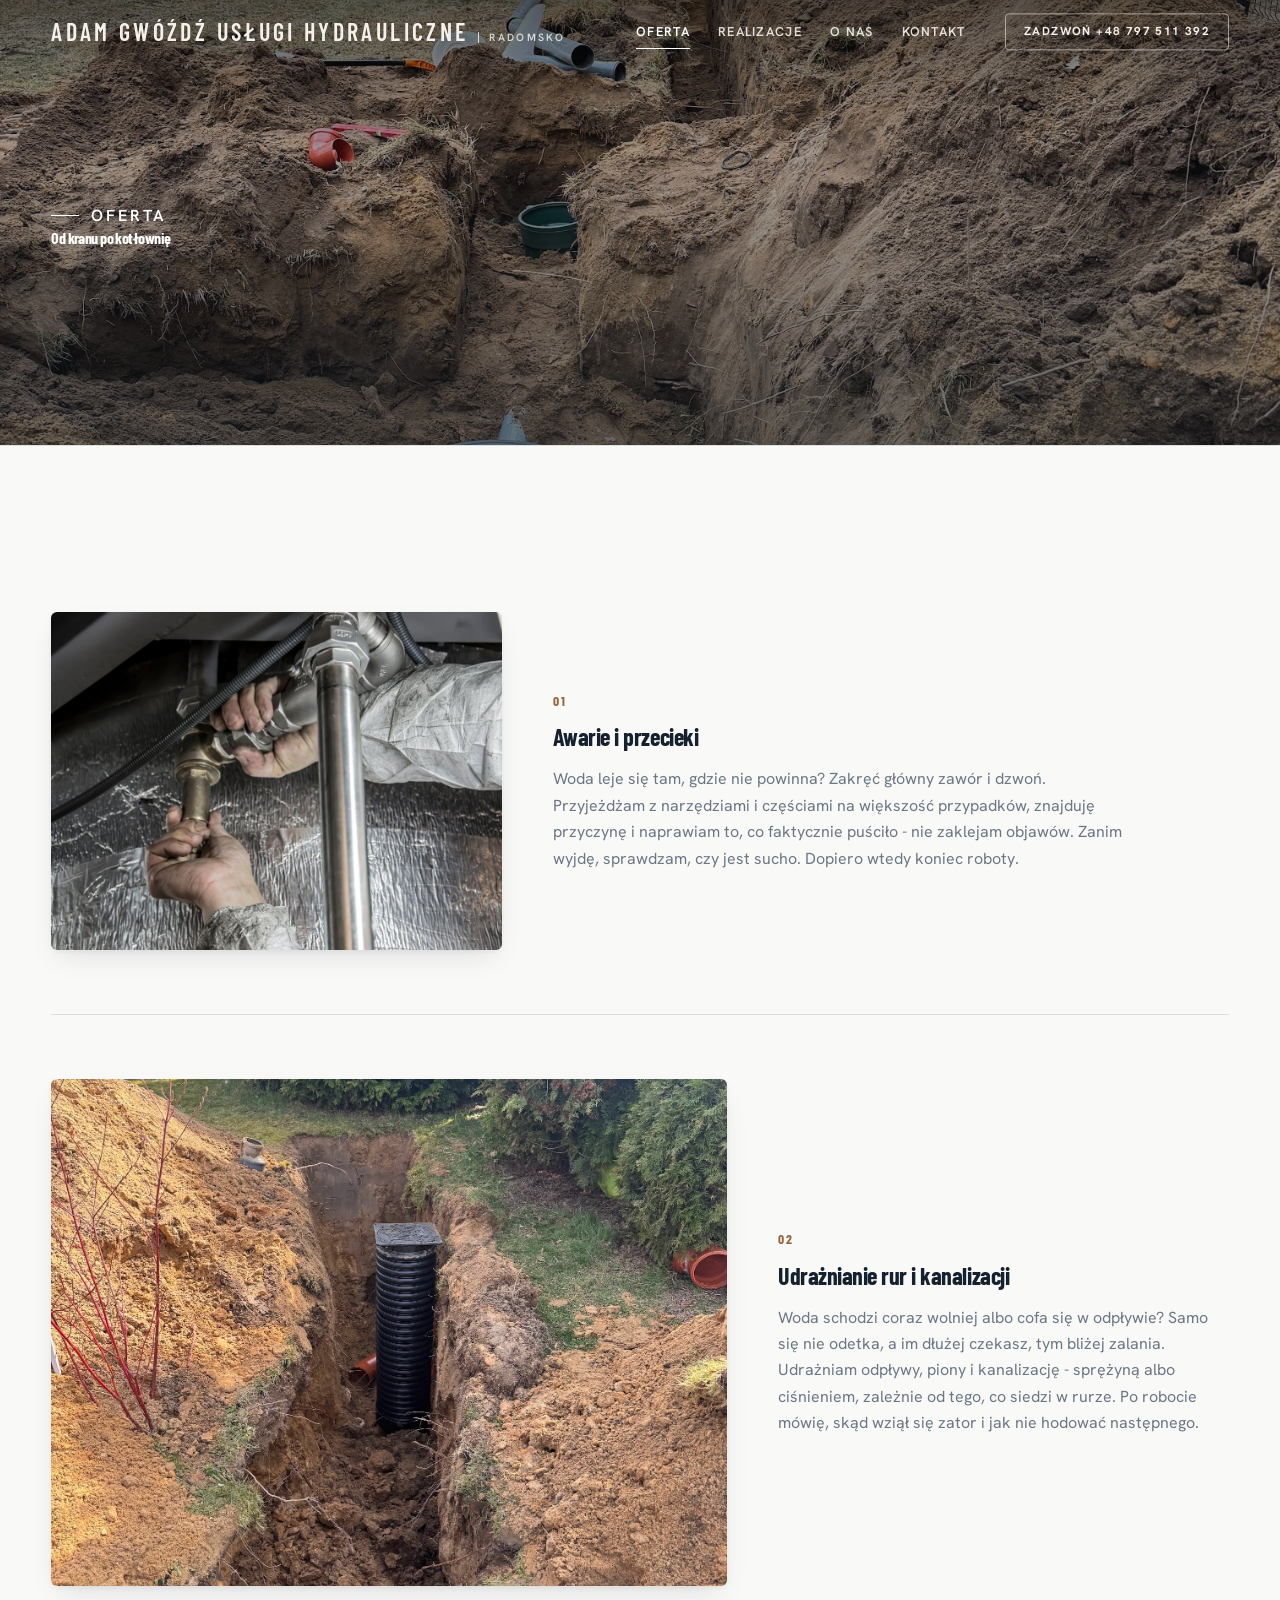
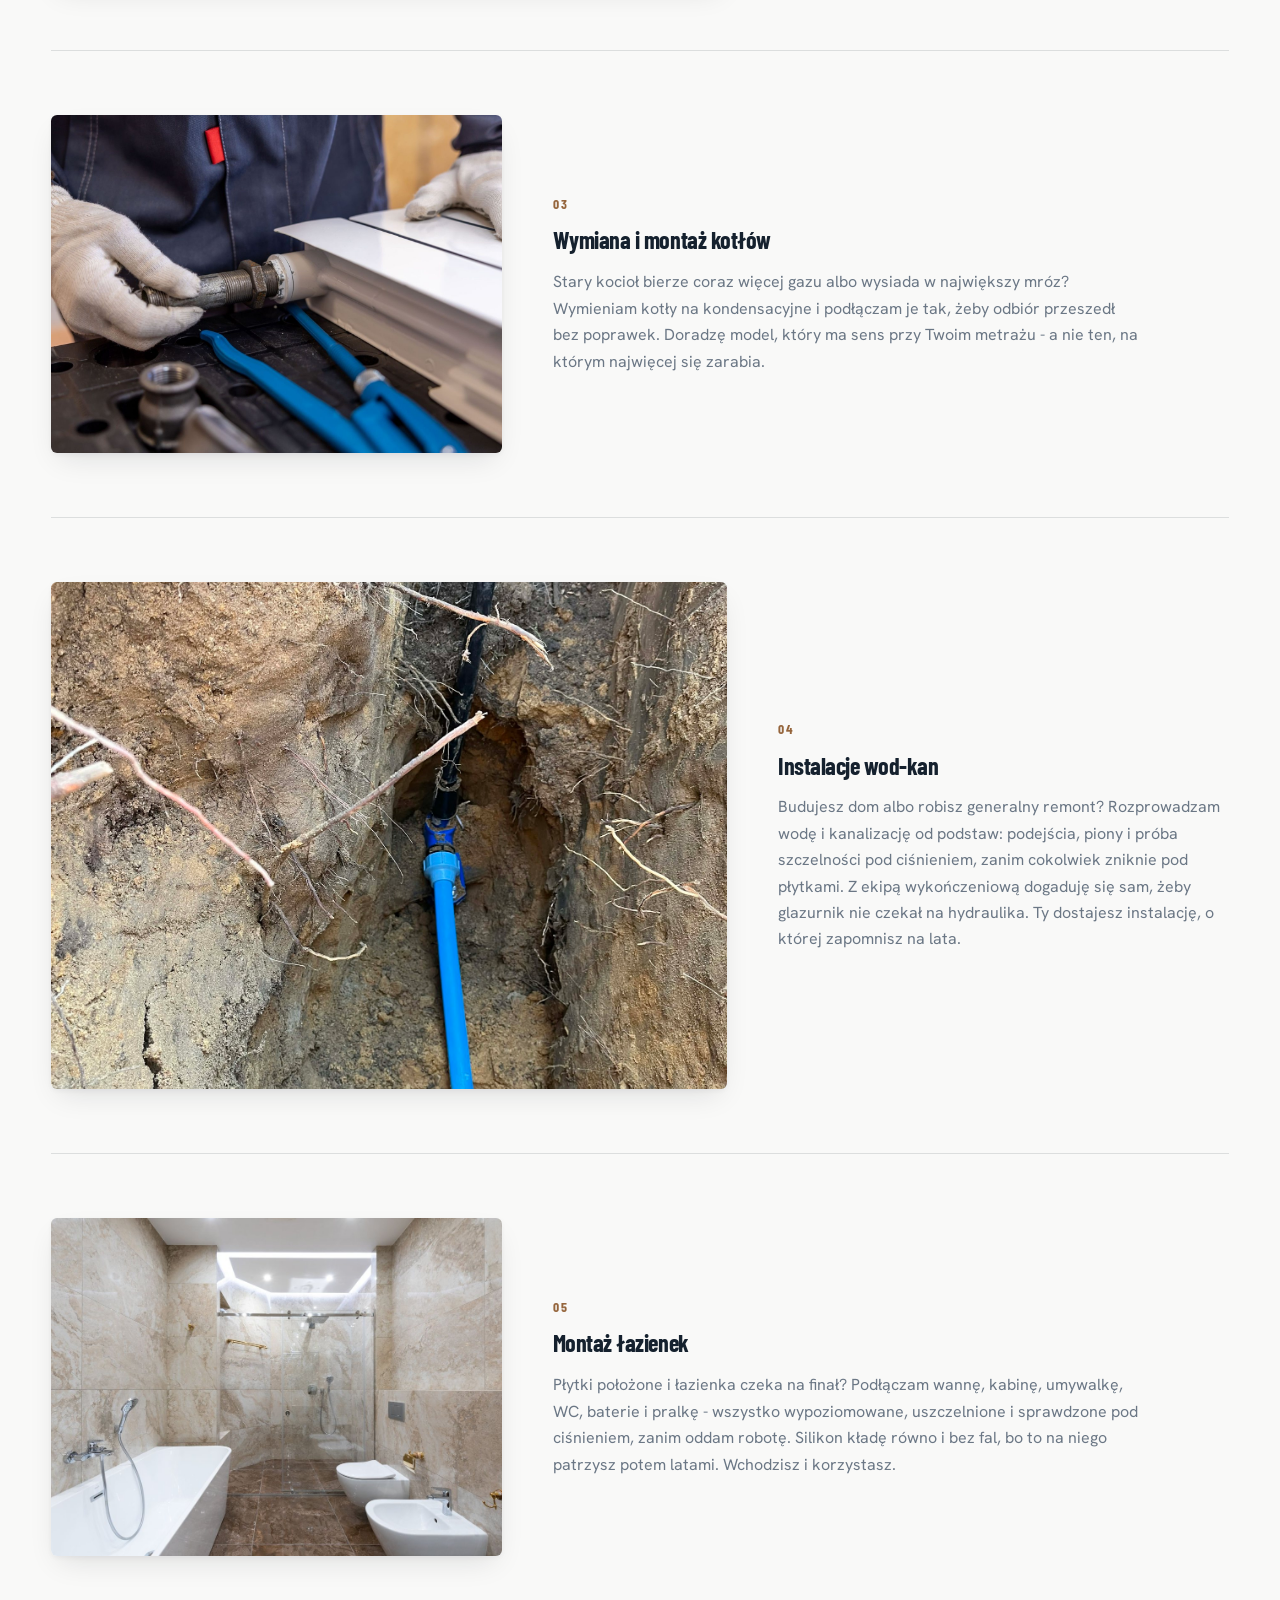
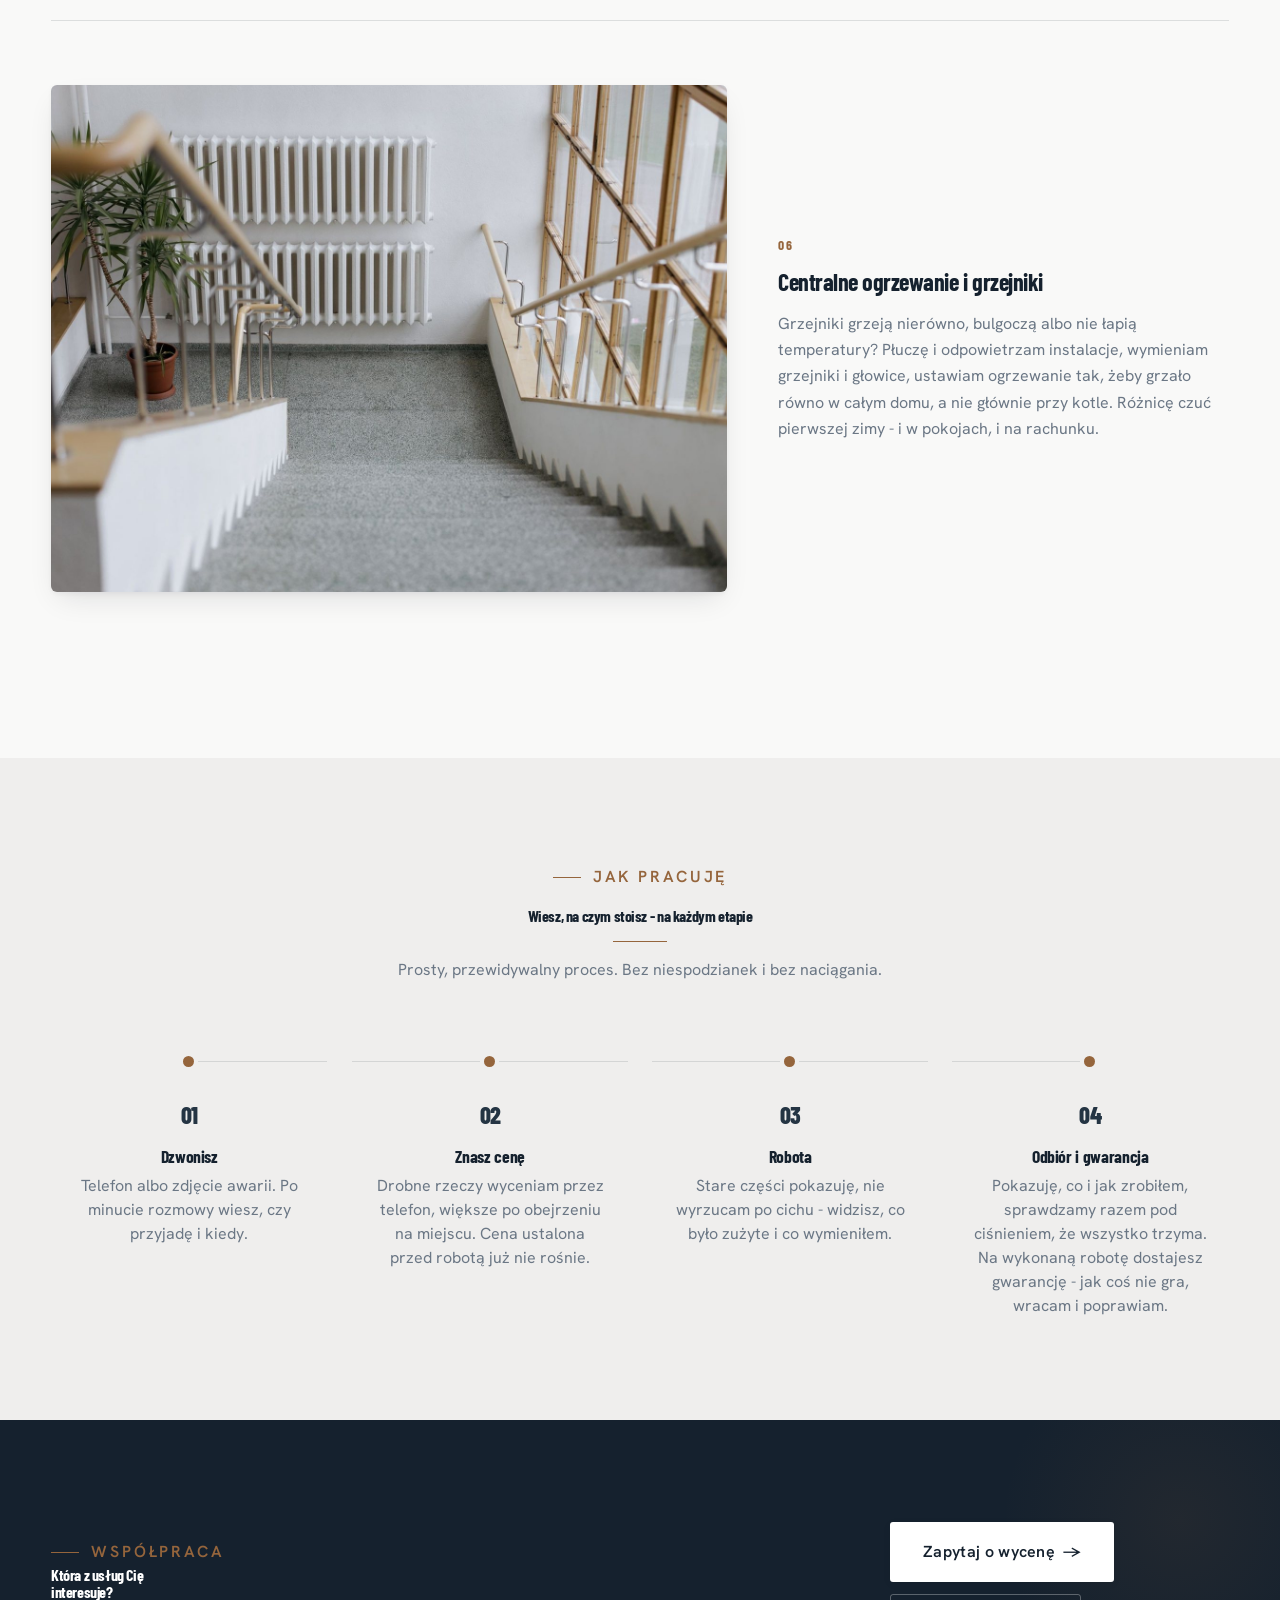
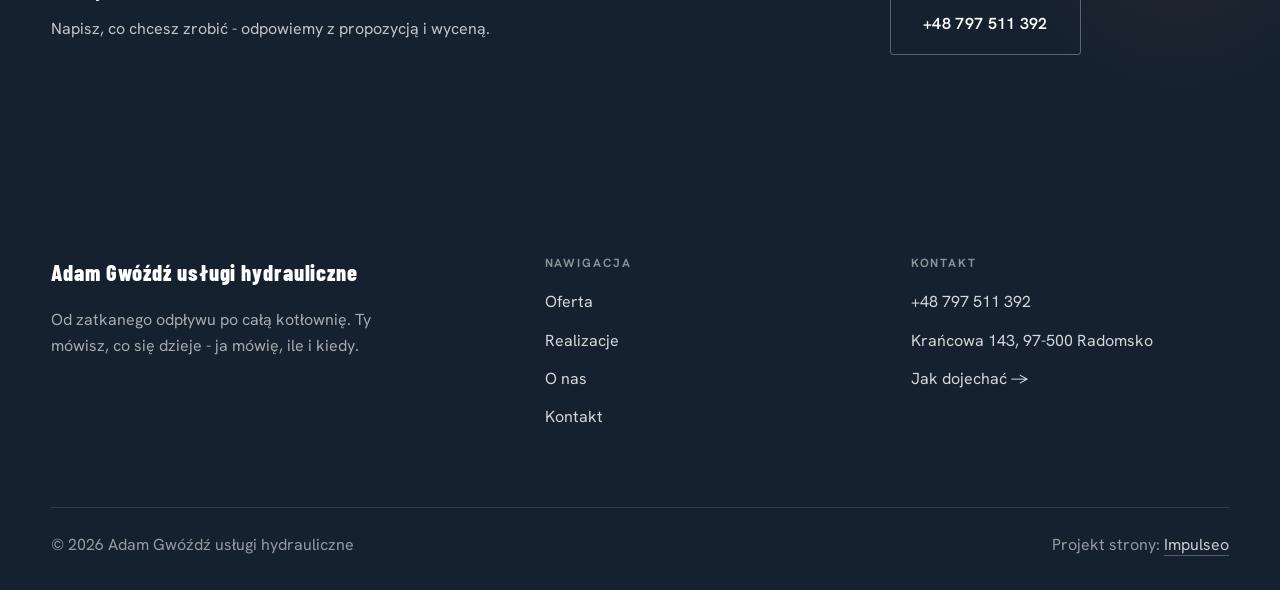
<file: oferta.html>
<!DOCTYPE html>
<html lang="pl">
<head>
<meta name="robots" content="noindex, nofollow">
<meta charset="UTF-8">
<meta name="viewport" content="width=device-width, initial-scale=1.0">
<title>Oferta - Adam Gwóźdź usługi hydrauliczne</title>
<meta name="description" content="Hydraulik w Radomsku z dojazdem. Awarie, udrażnianie, instalacje wod-kan, wymiana kotłów. Cenę znasz przed robotą. Zadzwoń: +48 797 511 392.">
<link rel="preconnect" href="https://fonts.googleapis.com">
<link rel="preconnect" href="https://fonts.gstatic.com" crossorigin>
<link href="https://fonts.googleapis.com/css2?family=Barlow+Condensed:wght@500;600;700&family=Hanken+Grotesk:wght@400;500;600&display=swap" rel="stylesheet">
<link rel="stylesheet" href="assets/styles.css">
</head>
<body>

<header class="nav">
  <div class="wrap nav-inner">
    <a class="brand" href="index.html"><span class="name">Adam Gwóźdź usługi hydrauliczne</span><span class="sub">Radomsko</span></a>
    <nav class="nav-links">
      <a href="oferta.html" class="active">Oferta</a>
      <a href="realizacje.html">Realizacje</a>
      <a href="o-nas.html">O nas</a>
      <a href="kontakt.html">Kontakt</a>
      <a href="tel:+48797511392" class="btn btn-accent">Zadzwoń +48 797 511 392</a>
    </nav>
    <button class="nav-toggle" aria-label="Menu"><span></span><span></span><span></span></button>
  </div>
</header>

<section class="pagehead">
  <img src="img/g1.jpg" alt="Adam Gwóźdź usługi hydrauliczne - Od kranu po kotłownię">
  <div class="wrap">
    <span class="eyebrow">Oferta</span>
    <h1>Od kranu po kotłownię</h1>
  </div>
</section>
<section>
  <div class="wrap">
    <div class="svc-row reveal">
      <div class="svc-row-art"><img src="img/g6.jpg" alt="Awarie i przecieki" loading="lazy"></div>
      <div>
        <span class="num">01</span>
        <h3>Awarie i przecieki</h3>
        <p class="muted">Woda leje się tam, gdzie nie powinna? Zakręć główny zawór i dzwoń. Przyjeżdżam z narzędziami i częściami na większość przypadków, znajduję przyczynę i naprawiam to, co faktycznie puściło - nie zaklejam objawów. Zanim wyjdę, sprawdzam, czy jest sucho. Dopiero wtedy koniec roboty.</p>
      </div>
    </div>
    <div class="svc-row rev reveal">
      <div class="svc-row-art"><img src="img/g4.jpg" alt="Udrażnianie rur i kanalizacji" loading="lazy"></div>
      <div>
        <span class="num">02</span>
        <h3>Udrażnianie rur i kanalizacji</h3>
        <p class="muted">Woda schodzi coraz wolniej albo cofa się w odpływie? Samo się nie odetka, a im dłużej czekasz, tym bliżej zalania. Udrażniam odpływy, piony i kanalizację - sprężyną albo ciśnieniem, zależnie od tego, co siedzi w rurze. Po robocie mówię, skąd wziął się zator i jak nie hodować następnego.</p>
      </div>
    </div>
    <div class="svc-row reveal">
      <div class="svc-row-art"><img src="img/g7.jpg" alt="Wymiana i montaż kotłów" loading="lazy"></div>
      <div>
        <span class="num">03</span>
        <h3>Wymiana i montaż kotłów</h3>
        <p class="muted">Stary kocioł bierze coraz więcej gazu albo wysiada w największy mróz? Wymieniam kotły na kondensacyjne i podłączam je tak, żeby odbiór przeszedł bez poprawek. Doradzę model, który ma sens przy Twoim metrażu - a nie ten, na którym najwięcej się zarabia.</p>
      </div>
    </div>
    <div class="svc-row rev reveal">
      <div class="svc-row-art"><img src="img/g2.jpg" alt="Instalacje wod-kan" loading="lazy"></div>
      <div>
        <span class="num">04</span>
        <h3>Instalacje wod-kan</h3>
        <p class="muted">Budujesz dom albo robisz generalny remont? Rozprowadzam wodę i kanalizację od podstaw: podejścia, piony i próba szczelności pod ciśnieniem, zanim cokolwiek zniknie pod płytkami. Z ekipą wykończeniową dogaduję się sam, żeby glazurnik nie czekał na hydraulika. Ty dostajesz instalację, o której zapomnisz na lata.</p>
      </div>
    </div>
    <div class="svc-row reveal">
      <div class="svc-row-art"><img src="img/g5.jpg" alt="Montaż łazienek" loading="lazy"></div>
      <div>
        <span class="num">05</span>
        <h3>Montaż łazienek</h3>
        <p class="muted">Płytki położone i łazienka czeka na finał? Podłączam wannę, kabinę, umywalkę, WC, baterie i pralkę - wszystko wypoziomowane, uszczelnione i sprawdzone pod ciśnieniem, zanim oddam robotę. Silikon kładę równo i bez fal, bo to na niego patrzysz potem latami. Wchodzisz i korzystasz.</p>
      </div>
    </div>
    <div class="svc-row rev reveal">
      <div class="svc-row-art"><img src="img/g8.jpg" alt="Centralne ogrzewanie i grzejniki" loading="lazy"></div>
      <div>
        <span class="num">06</span>
        <h3>Centralne ogrzewanie i grzejniki</h3>
        <p class="muted">Grzejniki grzeją nierówno, bulgoczą albo nie łapią temperatury? Płuczę i odpowietrzam instalacje, wymieniam grzejniki i głowice, ustawiam ogrzewanie tak, żeby grzało równo w całym domu, a nie głównie przy kotle. Różnicę czuć pierwszej zimy - i w pokojach, i na rachunku.</p>
      </div>
    </div>
  </div>
</section>
<section class="proces">
  <div class="wrap">
    <div class="head center reveal">
      <span class="eyebrow">Jak pracuję</span>
      <h2>Wiesz, na czym stoisz - na każdym etapie</h2>
      <p>Prosty, przewidywalny proces. Bez niespodzianek i bez naciągania.</p>
    </div>
    <ol class="proces-line">
      <li class="reveal"><span class="pno">01</span><h3>Dzwonisz</h3><p>Telefon albo zdjęcie awarii. Po minucie rozmowy wiesz, czy przyjadę i kiedy.</p></li>
      <li class="reveal"><span class="pno">02</span><h3>Znasz cenę</h3><p>Drobne rzeczy wyceniam przez telefon, większe po obejrzeniu na miejscu. Cena ustalona przed robotą już nie rośnie.</p></li>
      <li class="reveal"><span class="pno">03</span><h3>Robota</h3><p>Stare części pokazuję, nie wyrzucam po cichu - widzisz, co było zużyte i co wymieniłem.</p></li>
      <li class="reveal"><span class="pno">04</span><h3>Odbiór i gwarancja</h3><p>Pokazuję, co i jak zrobiłem, sprawdzamy razem pod ciśnieniem, że wszystko trzyma. Na wykonaną robotę dostajesz gwarancję - jak coś nie gra, wracam i poprawiam.</p></li>
    </ol>
  </div>
</section>
<section class="cta">
  <div class="wrap">
    <div class="reveal">
      <span class="eyebrow">Współpraca</span>
      <h2>Która z usług Cię interesuje?</h2>
      <p>Napisz, co chcesz zrobić - odpowiemy z propozycją i wyceną.</p>
    </div>
    <div class="cta-actions reveal">
      <a href="kontakt.html" class="btn btn-light">Zapytaj o wycenę <span class="arr">→</span></a>
      <a href="tel:+48797511392" class="btn btn-ghost" style="color:#fff;border-color:rgba(255,255,255,.3)">+48 797 511 392</a>
    </div>
  </div>
</section>

<footer>
  <div class="wrap">
    <div class="foot-grid">
      <div class="foot-brand">
        <div class="name">Adam Gwóźdź usługi hydrauliczne</div>
        <p>Od zatkanego odpływu po całą kotłownię. Ty mówisz, co się dzieje - ja mówię, ile i kiedy.</p>
      </div>
      <div class="foot-col">
        <h4>Nawigacja</h4>
        <a href="oferta.html">Oferta</a>
        <a href="realizacje.html">Realizacje</a>
        <a href="o-nas.html">O nas</a>
        <a href="kontakt.html">Kontakt</a>
      </div>
      <div class="foot-col">
        <h4>Kontakt</h4>
        <a href="tel:+48797511392">+48 797 511 392</a>
        <p>Krańcowa 143, 97-500 Radomsko</p>
        <a href="https://maps.google.com/?cid=1467330276635635633" target="_blank" rel="noopener">Jak dojechać →</a>
      </div>
    </div>
    <div class="foot-bot">
      <span>© 2026 Adam Gwóźdź usługi hydrauliczne</span>
      <span>Projekt strony: <a class="foot-credit" href="https://impulseo.pl" target="_blank" rel="noopener">Impulseo</a></span>
    </div>
  </div>
</footer>
<div class="sticky-call"><a class="sc-call" href="tel:+48797511392"><svg class="ico-tel" width="16" height="16" viewBox="0 0 24 24" fill="none" aria-hidden="true"><path d="M6.6 10.8a15.5 15.5 0 0 0 6.6 6.6l2.2-2.2a1 1 0 0 1 1-.24 11.4 11.4 0 0 0 3.6.58 1 1 0 0 1 1 1V20a1 1 0 0 1-1 1A17 17 0 0 1 3 4a1 1 0 0 1 1-1h3.5a1 1 0 0 1 1 1c0 1.25.2 2.46.58 3.6a1 1 0 0 1-.25 1l-2.23 2.2Z" fill="currentColor"/></svg> Zadzwoń</a><a class="sc-quote" href="kontakt.html">Bezpłatna wycena</a></div>

<script src="assets/main.js"></script>
</body>
</html>
</file>
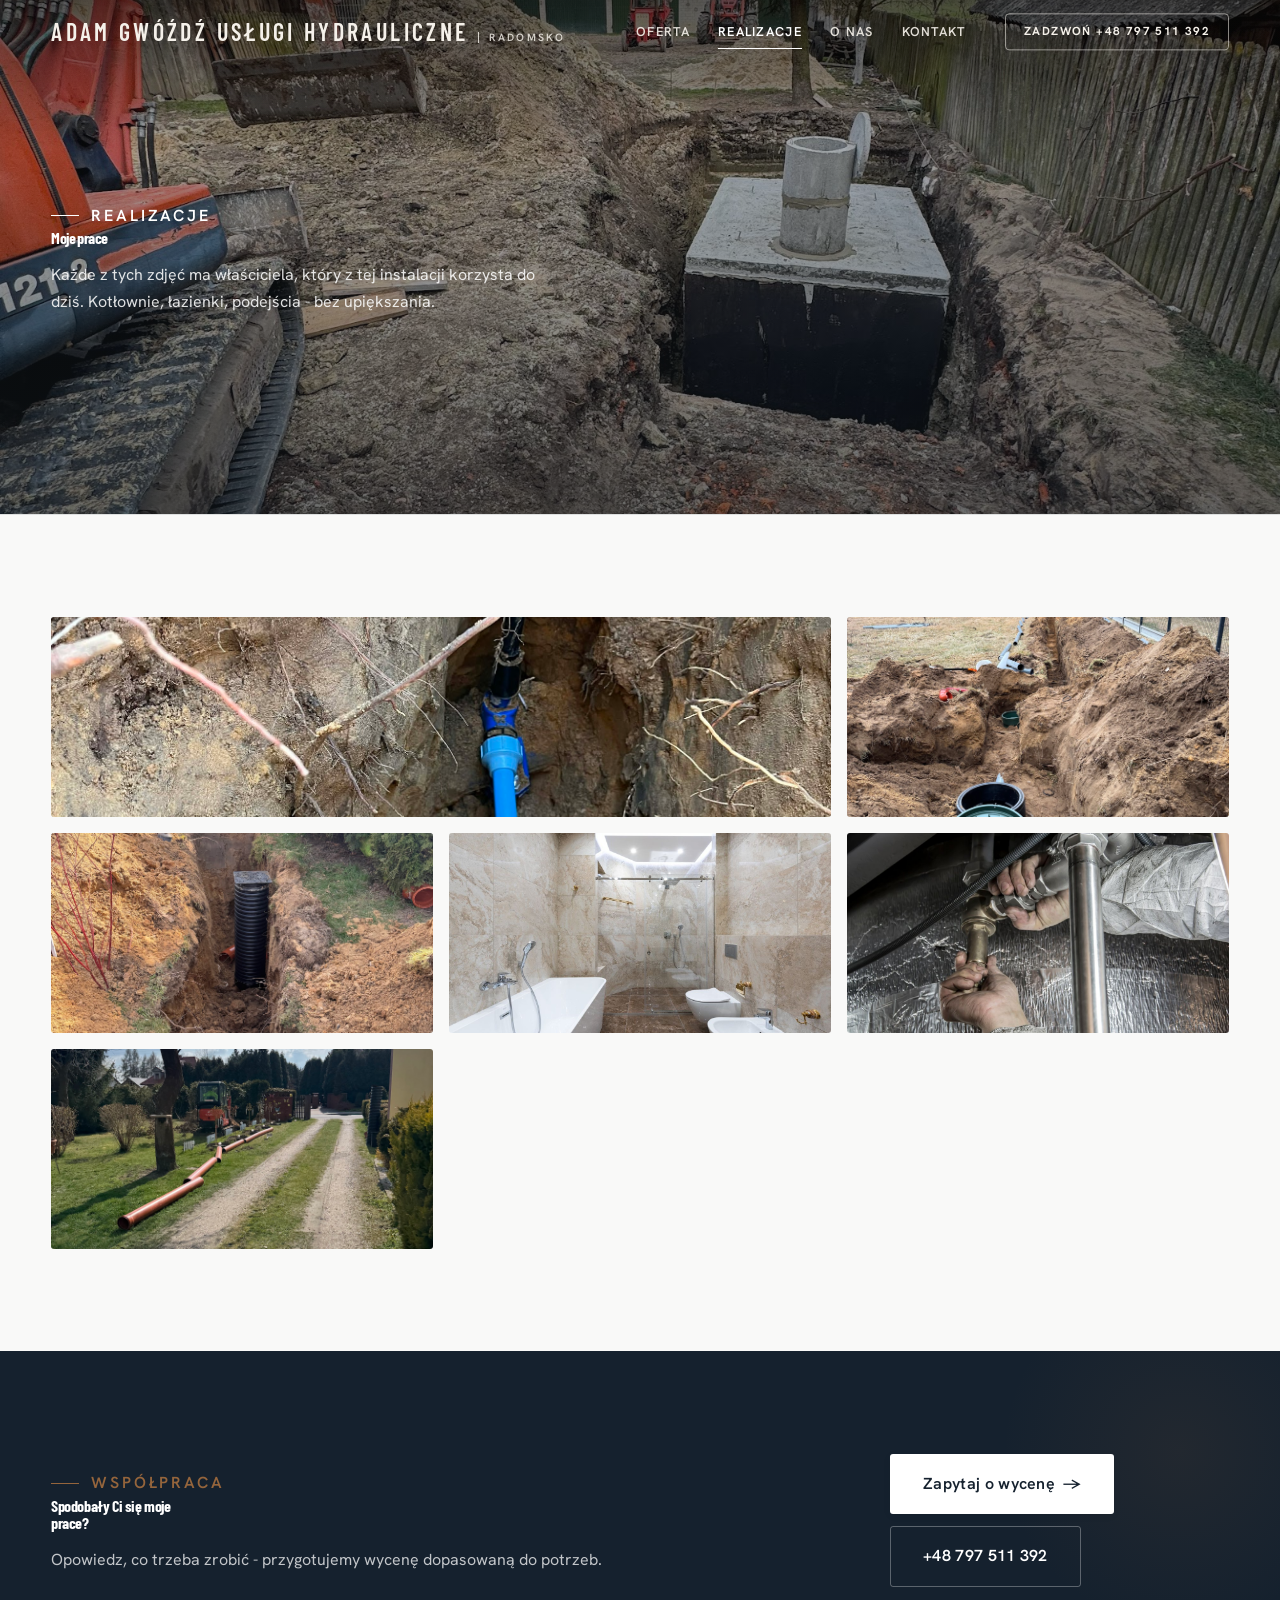
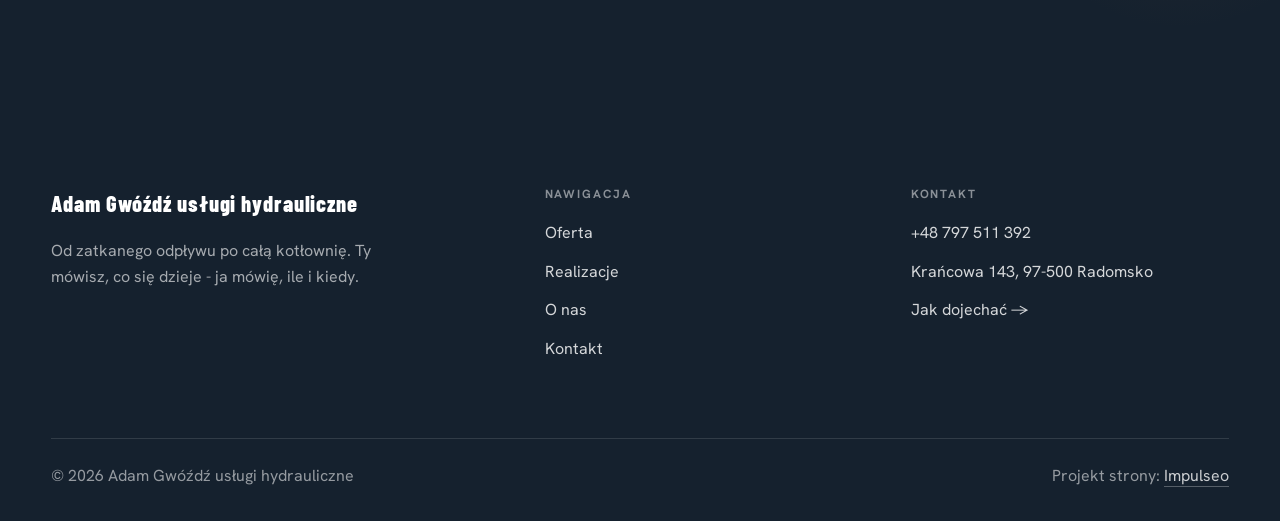
<file: realizacje.html>
<!DOCTYPE html>
<html lang="pl">
<head>
<meta name="robots" content="noindex, nofollow">
<meta charset="UTF-8">
<meta name="viewport" content="width=device-width, initial-scale=1.0">
<title>Realizacje - Adam Gwóźdź usługi hydrauliczne</title>
<meta name="description" content="Realizacje Adam Gwóźdź usługi hydrauliczne: Instalacja wod-kan, Łazienka po montażu, Kotłownia, Wymiana grzejnika, Udrażnianie kanalizacji">
<link rel="preconnect" href="https://fonts.googleapis.com">
<link rel="preconnect" href="https://fonts.gstatic.com" crossorigin>
<link href="https://fonts.googleapis.com/css2?family=Barlow+Condensed:wght@500;600;700&family=Hanken+Grotesk:wght@400;500;600&display=swap" rel="stylesheet">
<link rel="stylesheet" href="assets/styles.css">
</head>
<body>

<header class="nav">
  <div class="wrap nav-inner">
    <a class="brand" href="index.html"><span class="name">Adam Gwóźdź usługi hydrauliczne</span><span class="sub">Radomsko</span></a>
    <nav class="nav-links">
      <a href="oferta.html">Oferta</a>
      <a href="realizacje.html" class="active">Realizacje</a>
      <a href="o-nas.html">O nas</a>
      <a href="kontakt.html">Kontakt</a>
      <a href="tel:+48797511392" class="btn btn-accent">Zadzwoń +48 797 511 392</a>
    </nav>
    <button class="nav-toggle" aria-label="Menu"><span></span><span></span><span></span></button>
  </div>
</header>

<section class="pagehead">
  <img src="img/g3.jpg" alt="Adam Gwóźdź usługi hydrauliczne - Moje prace">
  <div class="wrap">
    <span class="eyebrow">Realizacje</span>
    <h1>Moje prace</h1>
    <p>Każde z tych zdjęć ma właściciela, który z tej instalacji korzysta do dziś. Kotłownie, łazienki, podejścia - bez upiększania.</p>
  </div>
</section>
<section>
  <div class="wrap">
    <div class="gallery">
      <div class="tile t-two3 reveal"><img src="img/g2.jpg" alt="Przyłącze wody" loading="lazy"><div class="cap">Przyłącze wody</div></div>
      <div class="tile t-third reveal"><img src="img/g1.jpg" alt="Kanalizacja zewnętrzna" loading="lazy"><div class="cap">Kanalizacja zewnętrzna</div></div>
      <div class="tile t-third reveal"><img src="img/g4.jpg" alt="Montaż studzienki" loading="lazy"><div class="cap">Montaż studzienki</div></div>
      <div class="tile t-third reveal"><img src="img/g5.jpg" alt="Łazienka po montażu" loading="lazy"><div class="cap">Łazienka po montażu</div></div>
      <div class="tile t-third reveal"><img src="img/g6.jpg" alt="Naprawa instalacji" loading="lazy"><div class="cap">Naprawa instalacji</div></div>
      <div class="tile t-third reveal"><img src="img/about.jpg" alt="Adam Gwóźdź usługi hydrauliczne" loading="lazy"></div>
    </div>
  </div>
</section>
<section class="cta">
  <div class="wrap">
    <div class="reveal">
      <span class="eyebrow">Współpraca</span>
      <h2>Spodobały Ci się moje prace?</h2>
      <p>Opowiedz, co trzeba zrobić - przygotujemy wycenę dopasowaną do potrzeb.</p>
    </div>
    <div class="cta-actions reveal">
      <a href="kontakt.html" class="btn btn-light">Zapytaj o wycenę <span class="arr">→</span></a>
      <a href="tel:+48797511392" class="btn btn-ghost" style="color:#fff;border-color:rgba(255,255,255,.3)">+48 797 511 392</a>
    </div>
  </div>
</section>

<footer>
  <div class="wrap">
    <div class="foot-grid">
      <div class="foot-brand">
        <div class="name">Adam Gwóźdź usługi hydrauliczne</div>
        <p>Od zatkanego odpływu po całą kotłownię. Ty mówisz, co się dzieje - ja mówię, ile i kiedy.</p>
      </div>
      <div class="foot-col">
        <h4>Nawigacja</h4>
        <a href="oferta.html">Oferta</a>
        <a href="realizacje.html">Realizacje</a>
        <a href="o-nas.html">O nas</a>
        <a href="kontakt.html">Kontakt</a>
      </div>
      <div class="foot-col">
        <h4>Kontakt</h4>
        <a href="tel:+48797511392">+48 797 511 392</a>
        <p>Krańcowa 143, 97-500 Radomsko</p>
        <a href="https://maps.google.com/?cid=1467330276635635633" target="_blank" rel="noopener">Jak dojechać →</a>
      </div>
    </div>
    <div class="foot-bot">
      <span>© 2026 Adam Gwóźdź usługi hydrauliczne</span>
      <span>Projekt strony: <a class="foot-credit" href="https://impulseo.pl" target="_blank" rel="noopener">Impulseo</a></span>
    </div>
  </div>
</footer>
<div class="sticky-call"><a class="sc-call" href="tel:+48797511392"><svg class="ico-tel" width="16" height="16" viewBox="0 0 24 24" fill="none" aria-hidden="true"><path d="M6.6 10.8a15.5 15.5 0 0 0 6.6 6.6l2.2-2.2a1 1 0 0 1 1-.24 11.4 11.4 0 0 0 3.6.58 1 1 0 0 1 1 1V20a1 1 0 0 1-1 1A17 17 0 0 1 3 4a1 1 0 0 1 1-1h3.5a1 1 0 0 1 1 1c0 1.25.2 2.46.58 3.6a1 1 0 0 1-.25 1l-2.23 2.2Z" fill="currentColor"/></svg> Zadzwoń</a><a class="sc-quote" href="kontakt.html">Bezpłatna wycena</a></div>

<script src="assets/main.js"></script>
</body>
</html>
</file>
<file: assets/styles.css>
/* ============================================================
   STOLBASZ — premium, architektoniczny B2B fit-out
   Jasna paleta, zero brązu. System wg premium-web-craft.
   Projekt strony: Impulseo (impulseo.pl)
   ============================================================ */

:root{
  /* PALETA — jasna, architektoniczna, chłodna */
  --paper:#F4F6F8;          /* główne tło */
  --paper-2:#E7EBEF;        /* sekcje alternatywne (chłodny jasny szary) */
  --paper-3:#E7EBEF;        /* delikatne wypełnienia */
  --ink:#15212E;            /* tekst główny — chłodny grafit */
  --ink-soft:#243443;       /* nagłówki drugorzędne */
  --muted:#6B7785;          /* tekst poboczny */
  --line:rgba(21,33,46,.12);/* hairline */
  --accent:#E8A317;         /* stonowany petrol-slate — jedyny akcent */
  --accent-d:#C9870C;
  --accent-soft:rgba(232,163,23,.10);
  --dark:#15212E;           /* sekcje ciemne (stopka/CTA) */

  /* ODSTĘPY — skala 4/8 */
  --space-1:4px; --space-2:8px; --space-3:12px; --space-4:16px; --space-5:24px;
  --space-6:32px; --space-7:48px; --space-8:64px; --space-9:96px; --space-10:128px;

  /* TYPOGRAFIA — fluid clamp() */
  --text-sm:clamp(.82rem,.8rem+.1vw,.9rem);
  --text-base:clamp(1rem,.97rem+.15vw,1.1rem);
  --text-lg:clamp(1.12rem,1.05rem+.3vw,1.3rem);
  --text-h3:clamp(1.2rem,1.1rem+.5vw,1.5rem);
  --text-h2:clamp(1.9rem,1.5rem+1.9vw,2.8rem);
  --text-h1:clamp(2.6rem,1.9rem+3.6vw,4.6rem);

  /* PROMIENIE — architektoniczne, raczej ostre */
  --r-sm:3px; --r-md:6px; --r-lg:10px;

  /* RUCH */
  --ease:cubic-bezier(.25,.46,.45,.94); --dur:.24s;

  /* CIENIE — miękkie, warstwowe */
  --sh-sm:0 1px 2px rgba(16,24,32,.04), 0 2px 8px rgba(16,24,32,.05);
  --sh-md:0 2px 6px rgba(16,24,32,.05), 0 12px 28px -8px rgba(16,24,32,.12);
  --sh-lg:0 6px 14px rgba(16,24,32,.07), 0 26px 56px -18px rgba(16,24,32,.22);

  --hairline:1px solid var(--line);

  --font-display:'Barlow Condensed','Hanken Grotesk',sans-serif;
  --font-body:'Hanken Grotesk',sans-serif;
}

*{box-sizing:border-box;margin:0;padding:0}
html{scroll-behavior:smooth}
body{
  font-family:var(--font-body);
  font-size:var(--text-base);
  line-height:1.65;
  color:var(--ink);
  background:var(--paper);
  -webkit-font-smoothing:antialiased;
  text-rendering:optimizeLegibility;
}
img{max-width:100%;display:block}
a{color:inherit;text-decoration:none}

.wrap{width:min(92%,1180px);margin-inline:auto}
section{padding-block:clamp(52px,6.5vw,96px)}

h1,h2,h3{font-family:var(--font-display);font-weight:700;line-height:1.08;letter-spacing:-.02em;color:var(--ink)}
h1{font-size:var(--text-h1);letter-spacing:-.035em}
h2{font-size:var(--text-h2);letter-spacing:-.025em}
h3{font-size:var(--text-h3)}
p{max-width:65ch}

.eyebrow{
  font-family:var(--font-body);
  font-size:var(--text-sm);
  font-weight:600;
  letter-spacing:.18em;
  text-transform:uppercase;
  color:var(--accent);
  display:inline-flex;align-items:center;gap:var(--space-3);
}
.eyebrow::before{content:"";width:28px;height:1px;background:var(--accent);display:inline-block}

.muted{color:var(--muted)}
.lead{font-size:var(--text-lg);line-height:1.55;color:var(--ink-soft);max-width:50ch}

/* ---------- BUTTONS ---------- */
.btn{
  display:inline-flex;align-items:center;gap:var(--space-2);
  font-weight:600;font-size:var(--text-sm);letter-spacing:.02em;
  padding:var(--space-4) var(--space-6);
  border-radius:var(--r-sm);
  transition:transform var(--dur) var(--ease),box-shadow var(--dur) var(--ease),background var(--dur) var(--ease);
  cursor:pointer;border:1px solid transparent;
}
.btn-accent{background:var(--accent);color:#fff;box-shadow:var(--sh-sm)}
.btn-accent:hover{background:var(--accent-d);transform:translateY(-2px);box-shadow:var(--sh-md)}
.btn-accent:active{transform:translateY(0);box-shadow:var(--sh-sm)}
.btn-ghost{background:transparent;color:var(--ink);border-color:var(--line)}
.btn-ghost:hover{border-color:var(--accent);color:var(--accent);transform:translateY(-2px)}
.btn-light{background:#fff;color:var(--ink);box-shadow:var(--sh-sm)}
.btn-light:hover{transform:translateY(-2px);box-shadow:var(--sh-md)}
.btn .arr{transition:transform var(--dur) var(--ease)}
.btn:hover .arr{transform:translateX(4px)}

/* ---------- NAV ---------- */
.nav{
  position:sticky;top:0;z-index:50;
  background:color-mix(in srgb,var(--paper) 88%,transparent);
  backdrop-filter:saturate(140%) blur(10px);
  border-bottom:var(--hairline);
}
.nav-inner{display:flex;align-items:center;justify-content:space-between;height:72px}
.brand{display:flex;flex-direction:column;line-height:1}
.brand .name{font-family:var(--font-display);font-weight:800;font-size:1.35rem;letter-spacing:.04em}
.brand .sub{font-size:.62rem;letter-spacing:.34em;text-transform:uppercase;color:var(--muted);margin-top:5px}
.nav-links{display:flex;align-items:center;gap:var(--space-6)}
.nav-links a{font-size:var(--text-sm);font-weight:500;color:var(--ink-soft);position:relative;padding-block:4px;transition:color var(--dur) var(--ease)}
.nav-links a::after{content:"";position:absolute;left:0;bottom:0;width:0;height:1.5px;background:var(--accent);transition:width var(--dur) var(--ease)}
.nav-links a:hover,.nav-links a.active{color:var(--ink)}
.nav-links a:hover::after,.nav-links a.active::after{width:100%}
.nav-links .btn{padding:var(--space-2) var(--space-5)}
/* przyciski w nav: właściwy kolor (przebij .nav-links a) + bez podkreślenia */
.nav-links a.btn-accent{color:#fff}
.nav-links a.btn-ghost,.nav-links a.btn-light{color:var(--ink)}
.nav-links a.btn::after{display:none}
.nav-toggle{display:none;background:none;border:none;cursor:pointer;flex-direction:column;gap:5px;padding:8px}
.nav-toggle span{width:24px;height:2px;background:var(--ink);transition:var(--dur)}

/* ---------- HERO (split) ---------- */
.hero{position:relative;overflow:hidden;border-bottom:var(--hairline)}
.hero-grid{display:grid;grid-template-columns:1.05fr .95fr;gap:clamp(24px,4vw,60px);align-items:center;
  padding-block:clamp(36px,4.5vw,64px)}
.hero-copy .eyebrow{margin-bottom:var(--space-5)}
.hero-copy h1{margin-bottom:var(--space-5)}
.hero-copy .lead{margin-bottom:var(--space-7)}
.hero-actions{display:flex;flex-wrap:wrap;gap:var(--space-4)}
.hero-art{position:relative;aspect-ratio:4/3;border-radius:var(--r-lg);overflow:hidden;box-shadow:var(--sh-lg)}
.hero-art img{width:100%;height:100%;object-fit:cover}
.hero-art::after{content:"";position:absolute;inset:0;background:linear-gradient(180deg,transparent 55%,rgba(18,24,28,.28))}
.hero-badge{position:absolute;left:var(--space-5);bottom:var(--space-5);z-index:2;
  background:rgba(252,252,251,.94);backdrop-filter:blur(4px);
  border-radius:var(--r-md);padding:var(--space-4) var(--space-5);box-shadow:var(--sh-md);max-width:78%}
.hero-badge strong{display:block;font-family:var(--font-display);font-size:1rem;letter-spacing:-.01em}
.hero-badge span{font-size:var(--text-sm);color:var(--muted)}

/* ---------- HERO duży / kinowy (strona główna) ---------- */
.hero-cine{position:relative;min-height:clamp(560px,82vh,840px);min-height:clamp(560px,82svh,840px);display:flex;align-items:center;overflow:hidden;border-bottom:var(--hairline)}
.hero-cine>img{position:absolute;inset:0;width:100%;height:100%;object-fit:cover;z-index:0}
.hero-cine::after{content:"";position:absolute;inset:0;z-index:1;
  background:linear-gradient(95deg,rgba(13,18,23,.86) 0%,rgba(13,18,23,.64) 32%,rgba(13,18,23,.24) 62%,rgba(13,18,23,.04) 100%)}
.hero-cine .wrap{position:relative;z-index:2;padding-block:var(--space-8)}
.hero-cine .hero-copy{max-width:660px}
.hero-cine .eyebrow{color:#fff;margin-bottom:var(--space-5)}
.hero-cine .eyebrow::before{background:#fff}
.hero-cine h1{color:#fff;margin-bottom:var(--space-5);font-size:clamp(2.9rem,2rem+4.4vw,5.2rem)}
.hero-cine .lead{color:rgba(255,255,255,.92);max-width:48ch;margin-bottom:var(--space-7)}
.hero-cine .hero-actions{display:flex;flex-wrap:wrap;gap:var(--space-4)}
@media(max-width:680px){
  .hero-cine{min-height:clamp(520px,76vh,640px);min-height:clamp(520px,76svh,640px);align-items:flex-end}
  .hero-cine::after{background:linear-gradient(0deg,rgba(13,18,23,.9) 6%,rgba(13,18,23,.45) 55%,rgba(13,18,23,.25) 100%)}
  .hero-cine .wrap{padding-bottom:var(--space-9)}
}

/* full-bleed hero variant (podstrony) */
.pagehead{position:relative;min-height:46vh;min-height:46svh;display:flex;align-items:flex-end;overflow:hidden;border-bottom:var(--hairline)}
.pagehead img{position:absolute;inset:0;width:100%;height:100%;object-fit:cover}
.pagehead::after{content:"";position:absolute;inset:0;background:linear-gradient(180deg,rgba(18,24,28,.25),rgba(18,24,28,.62))}
.pagehead .wrap{position:relative;z-index:2;padding-block:var(--space-9);color:#fff}
.pagehead h1{color:#fff;max-width:18ch}
.pagehead .eyebrow{color:#fff}
.pagehead .eyebrow::before{background:#fff}
.pagehead p{color:rgba(255,255,255,.86);margin-top:var(--space-4);max-width:54ch}

/* ---------- STRIP (pasek skrótów / liczby) ---------- */
.strip{background:var(--dark);color:#fff}
.strip .wrap{display:grid;grid-template-columns:repeat(4,1fr);gap:var(--space-6);padding-block:var(--space-8)}
.strip .item .k{font-family:var(--font-display);font-size:clamp(1.6rem,1.2rem+1.4vw,2.4rem);font-weight:800;letter-spacing:-.02em;color:#fff}
.strip .item .v{font-size:var(--text-sm);color:rgba(255,255,255,.66);margin-top:var(--space-2);line-height:1.45}
.strip .item{border-left:2px solid var(--accent);padding-left:var(--space-5)}

/* ---------- SECTION HEAD ---------- */
.head{max-width:48rem;margin-bottom:var(--space-8)}
.head.center{margin-inline:auto;text-align:center}
.head .eyebrow{margin-bottom:var(--space-4)}
.head h2{margin-bottom:var(--space-4)}
.head p{color:var(--muted);font-size:var(--text-lg);line-height:1.55}
.head.center p{margin-inline:auto}

/* ---------- INTRO SPLIT ---------- */
.split{display:grid;grid-template-columns:.92fr 1.08fr;gap:clamp(28px,5vw,80px);align-items:center}
.split.rev{grid-template-columns:1.08fr .92fr}
.split.rev .split-art{order:-1}
.split-art{position:relative;aspect-ratio:5/4;border-radius:var(--r-lg);overflow:hidden;box-shadow:var(--sh-lg)}
.split-art img{width:100%;height:100%;object-fit:cover}
.split-copy h2{margin-bottom:var(--space-5)}
.split-copy p+p{margin-top:var(--space-4)}
.split-copy .btn{margin-top:var(--space-6)}

/* ---------- SERVICES (zakres) ---------- */
.svc-grid{display:grid;grid-template-columns:repeat(auto-fit,minmax(280px,1fr));gap:var(--space-5)}
.svc{background:#fff;border:var(--hairline);border-radius:var(--r-md);padding:var(--space-7) var(--space-6);
  transition:transform var(--dur) var(--ease),box-shadow var(--dur) var(--ease),border-color var(--dur) var(--ease);
  position:relative;overflow:hidden}
.svc::before{content:"";position:absolute;left:0;top:0;width:3px;height:0;background:var(--accent);transition:height var(--dur) var(--ease)}
.svc:hover{transform:translateY(-4px);box-shadow:var(--sh-md);border-color:transparent}
.svc:hover::before{height:100%}
.svc .ic{font-family:var(--font-display);font-size:.8rem;font-weight:700;letter-spacing:.12em;color:var(--accent);margin-bottom:var(--space-4)}
.svc h3{margin-bottom:var(--space-3);font-size:1.22rem}
.svc p{color:var(--muted);font-size:var(--text-base);line-height:1.6}

/* big detailed service rows */
.svc-row{display:grid;grid-template-columns:.8fr 1.2fr;gap:clamp(20px,4vw,60px);align-items:center;padding-block:var(--space-8)}
.svc-row+.svc-row{border-top:var(--hairline)}
.svc-row.rev{grid-template-columns:1.2fr .8fr}
.svc-row.rev .svc-row-art{order:-1}
.svc-row-art{aspect-ratio:4/3;border-radius:var(--r-md);overflow:hidden;box-shadow:var(--sh-md)}
.svc-row-art img{width:100%;height:100%;object-fit:cover}
.svc-row h3{font-size:1.5rem;margin-bottom:var(--space-4)}
.svc-row .num{font-family:var(--font-display);font-size:.85rem;font-weight:700;letter-spacing:.14em;color:var(--accent);display:block;margin-bottom:var(--space-3)}
.svc-row ul{list-style:none;margin-top:var(--space-4);display:flex;flex-direction:column;gap:var(--space-2)}
.svc-row li{position:relative;padding-left:var(--space-5);color:var(--muted);font-size:var(--text-base)}
.svc-row li::before{content:"";position:absolute;left:0;top:.62em;width:8px;height:1px;background:var(--accent)}

/* ---------- GALLERY (realizacje) ---------- */
.gallery{display:grid;grid-template-columns:repeat(12,1fr);gap:var(--space-4);grid-auto-rows:200px}
/* GALERIA MASONRY — pionowe zdjęcia (portrety beauty/wellness) bez przycinania: kolumny, height auto */
.gallery-masonry{column-count:3;column-gap:var(--space-4)}
@media(max-width:900px){.gallery-masonry{column-count:2}}
@media(max-width:560px){.gallery-masonry{column-count:1}}
.gallery-masonry .m-tile{break-inside:avoid;margin:0 0 var(--space-4);padding:0;position:relative;overflow:hidden;border-radius:var(--r-md);border:1px solid var(--line)}
.gallery-masonry .m-tile img{width:100%;height:auto;display:block}
.gallery-masonry .m-tile .cap{position:absolute;left:0;right:0;bottom:0;padding:var(--space-4);color:#fff;background:linear-gradient(0deg,rgba(0,0,0,.55),transparent);font-size:var(--text-sm)}
.gallery-masonry .m-tile .cap small{display:block;font-weight:400;opacity:.78;letter-spacing:.04em;text-transform:uppercase;font-size:.66rem;margin-top:3px}
.tile{position:relative;overflow:hidden;border-radius:var(--r-md);box-shadow:var(--sh-sm);
  transition:transform var(--dur) var(--ease),box-shadow var(--dur) var(--ease)}
.tile img{width:100%;height:100%;object-fit:cover;transition:transform .6s var(--ease)}
.tile:hover{box-shadow:var(--sh-md)}
.tile:hover img{transform:scale(1.05)}
.tile .cap{position:absolute;left:0;right:0;bottom:0;padding:var(--space-5) var(--space-4) var(--space-4);
  background:linear-gradient(transparent,rgba(18,24,28,.78));color:#fff;
  font-size:var(--text-sm);font-weight:600;letter-spacing:.01em;
  opacity:0;transform:translateY(8px);transition:var(--dur) var(--ease)}
.tile:hover .cap{opacity:1;transform:translateY(0)}
.tile .cap small{display:block;font-weight:400;opacity:.78;letter-spacing:.04em;text-transform:uppercase;font-size:.66rem;margin-top:3px}
/* bento spans */
.t-wide{grid-column:span 6}
.t-tall{grid-column:span 6;grid-row:span 2}
.t-std{grid-column:span 6}
.t-third{grid-column:span 4}
.t-two3{grid-column:span 8}

/* ---------- TRUST / WIARYGODNOŚĆ ---------- */
.trust{background:var(--paper-2)}
.trust-grid{display:grid;grid-template-columns:repeat(auto-fit,minmax(240px,1fr));gap:var(--space-5);margin-top:var(--space-7)}
.trust-card{background:#fff;border-radius:var(--r-md);padding:var(--space-7) var(--space-6);box-shadow:var(--sh-sm);border-top:3px solid var(--accent)}
.trust-card .big{font-family:var(--font-display);font-size:clamp(1.8rem,1.3rem+1.6vw,2.6rem);font-weight:800;letter-spacing:-.02em;color:var(--ink);line-height:1}
.trust-card h3{font-size:1.12rem;margin:var(--space-3) 0 var(--space-2)}
.trust-card p{color:var(--muted);font-size:var(--text-base);line-height:1.55}

/* ---------- CTA band ---------- */
.cta{background:var(--dark);color:#fff;position:relative;overflow:hidden}
.cta .wrap{display:grid;grid-template-columns:1.4fr .6fr;gap:var(--space-7);align-items:center;position:relative;z-index:2}
.cta h2{color:#fff;max-width:20ch}
.cta p{color:rgba(255,255,255,.74);margin-top:var(--space-4)}
.cta-actions{display:flex;flex-direction:column;gap:var(--space-3);align-items:flex-start}
.cta::before{content:"";position:absolute;right:-80px;top:-80px;width:360px;height:360px;border-radius:50%;
  background:radial-gradient(circle,var(--accent-soft),transparent 70%)}

/* ---------- CONTACT ---------- */
.contact-grid{display:grid;grid-template-columns:.85fr 1.15fr;gap:clamp(28px,4vw,56px);align-items:start}
.info-list{display:flex;flex-direction:column;gap:var(--space-2)}
.info-row{display:flex;gap:var(--space-4);align-items:flex-start;padding-block:var(--space-4);border-bottom:var(--hairline)}
.info-row .ic{flex:none;width:42px;height:42px;display:grid;place-items:center;border-radius:50%;
  background:var(--accent-soft);color:var(--accent);font-size:1.05rem}
.info-row .lbl{font-size:.72rem;letter-spacing:.14em;text-transform:uppercase;color:var(--muted)}
.info-row .val{font-weight:600;font-size:var(--text-base);margin-top:2px}
.info-row a.val:hover{color:var(--accent)}
.map{border:none;border-radius:var(--r-lg);box-shadow:var(--sh-md);width:100%;height:100%;min-height:380px;filter:grayscale(.2) contrast(1.02)}
.form{background:#fff;border:var(--hairline);border-radius:var(--r-lg);padding:clamp(24px,3vw,40px);box-shadow:var(--sh-sm)}
.form .fld{margin-bottom:var(--space-5)}
.form label{display:block;font-size:var(--text-sm);font-weight:600;margin-bottom:var(--space-2)}
.form input,.form textarea{width:100%;font-family:inherit;font-size:var(--text-base);color:var(--ink);
  padding:var(--space-4);border:var(--hairline);border-radius:var(--r-sm);background:var(--paper);transition:border-color var(--dur)}
.form input:focus,.form textarea:focus{outline:none;border-color:var(--accent);background:#fff}
.form textarea{resize:vertical;min-height:120px}
.form .note{font-size:var(--text-sm);color:var(--muted);margin-top:var(--space-3)}

/* ---------- FOOTER ---------- */
footer{background:var(--dark);color:#fff;padding-block:var(--space-9) var(--space-6)}
.foot-grid{display:grid;grid-template-columns:1.4fr 1fr 1fr;gap:var(--space-7);margin-bottom:var(--space-8)}
.foot-brand .name{font-family:var(--font-display);font-weight:800;font-size:1.4rem;letter-spacing:.04em}
.foot-brand p{color:rgba(255,255,255,.62);margin-top:var(--space-4);font-size:var(--text-base);max-width:38ch}
.foot-col h4{font-size:.74rem;letter-spacing:.16em;text-transform:uppercase;color:rgba(255,255,255,.5);margin-bottom:var(--space-4)}
.foot-col a,.foot-col p{display:block;color:rgba(255,255,255,.82);font-size:var(--text-base);margin-bottom:var(--space-3)}
.foot-col a:hover{color:#fff}
.foot-bot{border-top:1px solid rgba(255,255,255,.12);padding-top:var(--space-5);display:flex;justify-content:space-between;flex-wrap:wrap;gap:var(--space-3);
  font-size:var(--text-sm);color:rgba(255,255,255,.55)}
.foot-bot a:hover{color:#fff}

/* ---------- REVEAL ---------- */
.reveal{opacity:0;transform:translateY(22px);transition:opacity .6s var(--ease),transform .6s var(--ease)}
.reveal.in{opacity:1;transform:none}

/* ---------- RESPONSIVE ---------- */
@media(max-width:920px){
  .hero-grid,.split,.split.rev,.svc-row,.svc-row.rev,.cta .wrap,.contact-grid,.foot-grid{grid-template-columns:1fr}
  .split.rev .split-art,.svc-row.rev .svc-row-art{order:0}
  .hero-art{aspect-ratio:16/10;max-height:420px}
  .strip .wrap{grid-template-columns:repeat(2,1fr);gap:var(--space-7)}
  .gallery{grid-auto-rows:180px}
  .t-wide,.t-tall,.t-std,.t-third,.t-two3{grid-column:span 6}
  .t-tall{grid-row:span 1}
  .cta-actions{flex-direction:row;flex-wrap:wrap}
  .foot-grid{gap:var(--space-6)}
}
@media(max-width:680px){
  .nav-links{position:fixed;inset:72px 0 auto 0;background:var(--paper);flex-direction:column;align-items:stretch;
    gap:0;padding:var(--space-4) 6%;border-bottom:var(--hairline);box-shadow:var(--sh-md);
    transform:translateY(-120%);transition:transform var(--dur) var(--ease)}
  .nav-links.open{transform:translateY(0)}
  .nav-links a{padding-block:var(--space-4);border-bottom:var(--hairline)}
  .nav-links .btn{margin-top:var(--space-3);justify-content:center}
  .nav-toggle{display:flex}
  .strip .wrap{grid-template-columns:1fr}
  .gallery{grid-template-columns:repeat(6,1fr)}
  .foot-grid{grid-template-columns:1fr}
}
@media(prefers-reduced-motion:reduce){
  *{animation-duration:.01ms!important;transition:none!important}
  .reveal{opacity:1!important;transform:none!important}
  html{scroll-behavior:auto}
}

/* ============================================================
   PREMIUM LAYER — destylat deep-researchu branż (anty-AI, spokój).
   Zmienne STOLBASZ (--accent/--ink/--paper/--line/--dark). Ruch ledwo
   zauważalny, krzywa cubic-bezier(.16,.84,.44,1); prefers-reduced-motion
   pokryte blanketem wyżej. Karty hairline zamiast cieni = #1 sygnał „nie-AI".
   ============================================================ */

/* więcej oddechu między sekcjami (liderzy: 110-130px) */
section{padding-block:clamp(64px,8vw,128px)}

/* 1) Aksamitny reveal — dłuższa, miękka krzywa zamiast „skoku" */
.reveal{transition:opacity .9s cubic-bezier(.16,.84,.44,1),transform .9s cubic-bezier(.16,.84,.44,1);will-change:opacity,transform}
/* stagger TYLKO w galerii (tam pozycja = porządek dzieci) */
.gallery .reveal:nth-child(2){transition-delay:.07s}
.gallery .reveal:nth-child(3){transition-delay:.14s}
.gallery .reveal:nth-child(4){transition-delay:.21s}
.gallery .reveal:nth-child(5){transition-delay:.28s}
.gallery .reveal:nth-child(6){transition-delay:.35s}

/* 2) Hero STATYCZNY na .hero-cine — Ken Burns CAŁKIEM WYŁĄCZONY 26.06 (3. zgłoszenie Szymona).
   GENEZA: animowanie scale na <img> hero z teksturami (cegły/framugi) re-samplinguje obraz
   klatka po klatce → na części ekranów drobne drganie/shimmer = „heroshot się trzęsie".
   translateY usunięto wcześniej, scale-only + will-change/GPU NIE wystarczyły do GWARANCJI gładkości.
   Krzysztof zażądał pewności („make sure, że błąd się nie pojawi") > efekt. Zero animacji = 0% drgania.
   Delikatny zoom zostaje TYLKO w pełnoekranowych hero gastro/studio (hg-bg/hs-bg — tło, inny
   mechanizm, chwalone, nigdy nie zgłaszane). NIE wracać do KB na .hero-cine bez realnego testu
   na sprzęcie klienta — to ryzyko regresji „trzęsienia”. */
/* BEZPIECZNY "wow" na hero = jednorazowy FADE-IN (opacity), nie zoom.
   opacity nie dotyka bitmapy → gładkie na KAŻDYM zdjęciu/ekranie/GPU, zero ryzyka migotania.
   Geometryczny ruch (scale/translate) na .hero-cine jest ZAKAZANY (bramka pilnuje). */
@keyframes heroFade{from{opacity:0}to{opacity:1}}
.hero-cine>img{transform:none;animation:heroFade 1.1s ease-out both}

/* 3) Akcentowy hairline pod nagłówkiem sekcji, który „rysuje się" przy wejściu */
.head h2{position:relative;padding-bottom:18px}
.head h2::after{content:"";position:absolute;left:0;bottom:0;height:1px;width:0;background:var(--accent);transition:width 1s cubic-bezier(.16,.84,.44,1) .15s}
.head.center h2::after{left:50%;transform:translateX(-50%)}
.head.reveal.in h2::after,.head.center.reveal.in h2::after{width:54px}

/* 4) Karty HAIRLINE zamiast cieni/zaokrągleń (najmocniejszy anty-AI detal) */
.svc{background:transparent;border:1px solid var(--line);border-radius:var(--r-sm);box-shadow:none}
.svc:hover{box-shadow:none;border-color:var(--accent);transform:translateY(-3px)}
.trust-card{background:transparent;box-shadow:none;border:1px solid var(--line);border-top:2px solid var(--accent);border-radius:var(--r-sm)}
.tile{box-shadow:none;border-radius:var(--r-sm)}
.tile:hover{box-shadow:none}

/* 5) Sticky-nav kondensuje się po przewinięciu (sygnał dopracowania) */
.nav{transition:box-shadow .4s ease,background .4s ease}
.nav.is-stuck{box-shadow:0 1px 0 var(--line),0 14px 30px -24px rgba(0,0,0,.45)}
.nav-inner{transition:height .35s var(--ease)}
.nav.is-stuck .nav-inner{height:60px}

/* 6) MANIFESTO — pełnoekranowy cytat-bohater (zastępuje generyczne „Dlaczego my") */
.manifesto{background:var(--paper-2);text-align:center}
.manifesto .wrap{max-width:60rem}
.manifesto p{font-family:var(--font-display);font-style:italic;font-size:clamp(1.6rem,1rem+2.4vw,2.8rem);line-height:1.32;color:var(--ink-soft);margin-inline:auto;max-width:26ch;position:relative;padding-top:var(--space-8)}
.manifesto p::before{content:"";position:absolute;top:0;left:50%;transform:translateX(-50%);width:54px;height:1px;background:var(--accent)}
.manifesto p span{color:var(--accent);font-style:italic}

/* 7) GATEWAYS — 3 duże bramy-zdjęcia (zamiast paska menu usług) */
.gateways{display:grid;grid-template-columns:repeat(3,1fr);gap:var(--space-4)}
.gateway{position:relative;aspect-ratio:3/4;overflow:hidden;border-radius:var(--r-sm);display:block}
.gateway img{width:100%;height:100%;object-fit:cover;transition:transform .8s var(--ease),filter .5s var(--ease)}
.gateway::after{content:"";position:absolute;inset:0;background:linear-gradient(180deg,transparent 38%,rgba(18,24,28,.74))}
.gateway:hover img{transform:scale(1.05);filter:brightness(1.05)}
.gateway .g-ttl{position:absolute;left:0;right:0;bottom:0;z-index:2;padding:var(--space-6) var(--space-5);color:#fff;font-family:var(--font-display);font-size:1.45rem;letter-spacing:-.01em;line-height:1.15}
.gateway .g-ttl small{display:block;font-family:var(--font-body);font-size:var(--text-sm);font-weight:400;opacity:.82;letter-spacing:.03em;margin-top:5px}
@media(max-width:760px){.gateways{grid-template-columns:1fr}.gateway{aspect-ratio:16/10}}

/* 8) LOGO klienta w nagłówku (gdy podane --logo) */
/* 52px domyślnie (feedback Bartka 06.07.2026: 40px ginęło, uwaga padła 3x; ~56px sprawdzone na żywym demie anna-borowiec-makeup) */
.brand-logo{height:64px;width:auto;max-width:300px;object-fit:contain;display:block}
.nav.is-stuck .brand-logo{height:52px}
@media(max-width:680px){.brand-logo{height:46px;max-width:210px}}

/* === rodzina: fachowcy === */
/* ============================================================
   RODZINA: FACHOWCY (hydraulik/elektryk/remont/brukarstwo/ogrodzenia)
   Doklejane NA WIERZCH base.css. Dziedziczy paletę/fonty skórki (trade/elektryk).
   Filozofia: telefon-bohater + zaufanie + „bezpłatna wycena". Spokój, nie krzyk.
   (count-up i podwójny iframe mapy świadomie pominięte - krytyka blueprintu.)
   ============================================================ */

/* --- PROCES - oś „jak pracujemy" (podpis rodziny, czego nie ma w meblach) --- */
.proces{background:var(--paper-2)}
.proces-line{list-style:none;display:grid;grid-template-columns:repeat(4,1fr);gap:var(--space-5);position:relative;margin:0;padding:0}
.proces-line li{position:relative;padding-top:var(--space-7)}
.proces-line li::before{content:"";position:absolute;top:14px;left:0;right:0;height:1px;background:var(--line)}
.proces-line li:last-child::before{right:50%}
.proces-line li:first-child::before{left:50%}
.proces-line li::after{content:"";position:absolute;top:9px;left:calc(50% - 6px);width:11px;height:11px;border-radius:50%;background:var(--accent);box-shadow:0 0 0 4px var(--paper-2)}
.proces-line .pno{font-family:var(--font-display);font-weight:800;font-size:1.5rem;color:var(--accent);letter-spacing:-.02em;display:block;margin-bottom:var(--space-3);text-align:center}
.proces-line h3{font-size:1.1rem;margin-bottom:var(--space-2);text-align:center}
.proces-line p{color:var(--muted);font-size:var(--text-sm);line-height:1.5;text-align:center;max-width:26ch;margin-inline:auto}
@media(max-width:820px){
  .proces-line{grid-template-columns:1fr;gap:0}
  .proces-line li{padding:var(--space-5) 0 var(--space-5) var(--space-7)}
  .proces-line li::before{left:5px;right:auto;top:0;bottom:0;width:1px;height:auto}
  .proces-line li:first-child::before,.proces-line li:last-child::before{left:5px;right:auto}
  .proces-line li::after{top:var(--space-6);left:0}
  .proces-line .pno,.proces-line h3,.proces-line p{text-align:left;margin-inline:0}
}

/* --- OBSZAR DZIAŁANIA - lokalność (chipy z REALNEGO miasta, bez drugiego iframe) --- */
.obszar .head{text-align:center;margin-inline:auto}
.obszar .head .eyebrow{justify-content:center}
.obszar-list{list-style:none;display:flex;flex-wrap:wrap;justify-content:center;gap:var(--space-3);margin:0;padding:0;max-width:60rem;margin-inline:auto}
.obszar-list li{border:1px solid var(--line);border-radius:999px;padding:var(--space-2) var(--space-5);
  font-size:var(--text-sm);font-weight:600;color:var(--ink-soft);transition:border-color .24s var(--ease),color .24s var(--ease)}
.obszar-list li:hover{border-color:var(--accent);color:var(--accent)}
.obszar-list li.is-home{background:var(--accent);border-color:var(--accent);color:#fff}

/* --- STICKY-CALL - dolny pasek mobile (najważniejszy konwerter tej rodziny) --- */
.sticky-call{display:none}
@media(max-width:820px){
  .sticky-call{display:grid;grid-template-columns:1fr 1fr;gap:1px;position:fixed;left:0;right:0;bottom:0;z-index:90;
    background:var(--line);box-shadow:0 -6px 20px -10px rgba(0,0,0,.4)}
  .sticky-call a{padding:15px 8px;text-align:center;font-weight:700;font-size:.95rem;letter-spacing:.01em}
  .sc-call{background:var(--accent);color:#fff}
  .sc-quote{background:var(--paper);color:var(--ink)}
  body{padding-bottom:56px}
}

/* --- Blok „Awaria? Dzwoń” (opcjonalny, hydraulik/elektryk) --- */
.awaria{background:var(--dark);color:#fff}
.awaria .wrap{display:flex;flex-wrap:wrap;align-items:center;justify-content:space-between;gap:var(--space-5);padding-block:var(--space-7)}
.awaria h3{color:#fff;font-size:clamp(1.3rem,1rem+1.2vw,1.8rem)}
.awaria p{color:rgba(255,255,255,.72);margin-top:var(--space-2)}
.awaria .btn-accent{white-space:nowrap}

/* === CERTYFIKATY / CZYM PRACUJEMY (gated: renderuje sie tylko gdy brief poda certy/marki/gwarancja) - mocny lever dla dekarzy === */
.auto-marki .marki-list{display:flex;flex-wrap:wrap;justify-content:center;gap:clamp(.8rem,2.5vw,1.6rem);list-style:none;margin:var(--space-7) 0 0;padding:0}
.auto-marki .marki-list li{font-family:var(--font-display);text-transform:uppercase;letter-spacing:.12em;font-weight:600;
  font-size:clamp(.82rem,1.5vw,1rem);color:var(--ink-soft);padding:.5rem 1rem;border:1px solid var(--line);border-radius:var(--r-sm)}
.marki-gwar{text-align:center;color:var(--muted);font-size:var(--text-sm);margin-top:var(--space-6)}

/* ============================================================
   FAZA 3 - OSOBNY UKŁAD FACHOWCY (research wf_e4ed63db + krytyka z policzonym WCAG). Doklejane na wierzch.
   Tożsamość: ZAUFANIE + DUŻY TELEFON + DOWÓD. Dwublok hero (zdjęcie | lity panel), bezpośrednio, solidnie.
   ============================================================ */

/* --- P0 KONTRAST: bursztyn jako TEKST na jasnym = 2.0 FAIL (policzone). Naprawy (bursztyn->ciemny tekst / ink). --- */
.btn-accent{color:#14171c}                                  /* bursztyn + ciemny tekst = 8.28 PASS */
.sticky-call .sc-call{color:#14171c}                        /* sticky bursztyn + ciemny tekst */
.obszar-list li.is-home{background:var(--ink);border-color:var(--ink);color:#fff}  /* było bursztyn+biel 2.17 -> ink+biel 16.29 */
.proces-line .pno{color:var(--ink-soft)}                    /* numery procesu: było bursztyn 2.0 -> ink-soft (czytelne); kropka osi zostaje bursztyn (grafika) */

/* --- Ikona telefonu (uzywana w hero hf-phone-num; nav styluje silnik NAV NOBU) --- */
.ico-tel{vertical-align:-2px;margin-right:.3em}

/* === HERO FACHOWCY: dwublok (zdjęcie | lity panel ink). Zdjęcie = PIERWSZE dziecko (blur-guard + mobilny stack). STATYCZNE. === */
.hero-fach{display:grid;grid-template-columns:1fr minmax(0,46%);min-height:clamp(540px,76vh,740px);min-height:clamp(540px,76svh,740px)}
.hf-photo{width:100%;height:100%;object-fit:cover;display:block;background:var(--paper-2)}  /* img = PIERWSZE dziecko sekcji (blur-guard); EAGER, bez animacji (zero janku) */
.hf-panel{order:-1;background:var(--ink);color:#fff;display:flex;flex-direction:column;justify-content:center;
  padding:clamp(2.2rem,5vw,4.5rem) clamp(1.6rem,4vw,3.6rem)}
.hf-kicker{font-family:var(--font-display);font-weight:700;text-transform:uppercase;letter-spacing:.14em;
  font-size:clamp(.74rem,1.4vw,.9rem);color:var(--accent)}
.hf-title{color:#fff;font-family:var(--font-display);font-weight:800;line-height:1.05;letter-spacing:-.01em;
  font-size:clamp(1.9rem,1.4rem+2vw,3rem);margin:var(--space-3) 0 var(--space-5)}
.hf-phone{display:inline-flex;flex-direction:column;gap:.15rem;margin-bottom:var(--space-5);width:fit-content}
.hf-phone-lab{font-size:.74rem;text-transform:uppercase;letter-spacing:.14em;color:rgba(255,255,255,.66)}
.hf-phone-num{font-family:var(--font-display);font-weight:800;color:#fff;font-variant-numeric:tabular-nums;white-space:nowrap;
  font-size:clamp(2rem,1.4rem+2.2vw,2.9rem);line-height:1;display:inline-flex;align-items:center}
.hf-phone-num .ico-tel{width:.7em;height:.7em;color:var(--accent);margin-right:.35em}   /* ikona bursztyn, cyfry białe */
.hf-phone:hover .hf-phone-num{color:var(--accent)}
.hf-actions{display:flex;flex-wrap:wrap;gap:var(--space-3)}
.hf-ghost{color:#fff;border-color:rgba(255,255,255,.45)}
.hf-trust{margin-top:var(--space-5);padding-top:var(--space-4);border-top:1px solid rgba(255,255,255,.16);
  color:rgba(255,255,255,.82);font-weight:600;font-size:var(--text-sm);letter-spacing:.01em}
@media(max-width:820px){
  .hero-fach{grid-template-columns:1fr;min-height:0}
  .hf-photo{aspect-ratio:16/10}
  .hf-panel{order:0;padding-block:clamp(2rem,7vw,3rem)}     /* DOM-order: zdjęcie na górze, panel pod */
}

/* === PROMISE BAR: zawsze-obecna sygnatura usługowa (anty recon-collapse) === */
.fach-promise{background:var(--paper-2);border-bottom:var(--hairline);padding-block:0}
.fach-promise .wrap{padding-block:var(--space-4)}
.fp-row{list-style:none;margin:0;padding:0;display:flex;flex-wrap:wrap;justify-content:center;align-items:center;gap:clamp(.6rem,2.4vw,2rem)}
.fp-row li{font-family:var(--font-display);font-weight:700;text-transform:uppercase;letter-spacing:.08em;
  font-size:clamp(.72rem,1.3vw,.85rem);color:var(--ink-soft);display:flex;align-items:center}
.fp-row li:not(:last-child)::after{content:"";width:6px;height:6px;border-radius:50%;background:var(--accent);margin-left:clamp(.6rem,2.4vw,2rem)}

/* === TRUST BAR (gated): jasne pasmo, cyfry INK (NIE bursztyn=2.0 FAIL), bursztyn jako kreska pod liczbą === */
.trust-bar{background:var(--paper);border-bottom:var(--hairline)}
.trust-bar .wrap{display:flex;flex-wrap:wrap;align-items:center;justify-content:center;gap:clamp(1rem,3vw,2.6rem);padding-block:var(--space-7)}
.tb-stats{display:flex;flex-wrap:wrap;gap:clamp(1rem,3vw,2.6rem)}
.tb-stat{display:flex;flex-direction:column;align-items:center;text-align:center;padding-bottom:var(--space-2);border-bottom:3px solid var(--accent)}
.tb-num{font-family:var(--font-display);font-weight:800;font-size:clamp(2rem,3vw,2.8rem);line-height:1;color:var(--ink);font-variant-numeric:tabular-nums}
.tb-lab{font-size:.74rem;text-transform:uppercase;letter-spacing:.08em;color:var(--muted);margin-top:.3rem}
.tb-google{font-weight:700;color:var(--ink);font-size:var(--text-base);background:var(--paper-2);border:var(--hairline);border-radius:999px;padding:.5rem 1.1rem;font-variant-numeric:tabular-nums}
.tb-seal{font-family:var(--font-display);font-weight:700;text-transform:uppercase;letter-spacing:.06em;font-size:.85rem;
  color:var(--ink);border:1px solid var(--accent);border-radius:var(--r-sm);padding:.5rem 1rem}

/* === LISTA USŁUG (zamiast bram-nastrojowych): konkret "co + zakres + wycena" === */
.fach-uslugi .fu-list{list-style:none;margin:var(--space-8) 0 0;padding:0;display:flex;flex-direction:column}
.fu-row{display:grid;grid-template-columns:minmax(11rem,1fr) 2fr auto;gap:clamp(1rem,3vw,2.5rem);align-items:center;
  padding-block:var(--space-5);border-top:1px solid var(--line)}
.fu-row:last-child{border-bottom:1px solid var(--line)}
.fu-name{font-family:var(--font-display);font-weight:700;font-size:1.15rem;color:var(--ink)}
.fu-desc{color:var(--muted);font-size:var(--text-sm);line-height:1.55}
.fu-cta{font-weight:700;font-size:var(--text-sm);color:var(--accent-d);white-space:nowrap}
.fu-cta:hover{color:var(--ink)}
@media(max-width:760px){.fu-row{grid-template-columns:1fr;gap:var(--space-2)}.fu-cta{justify-self:start}}

/* === OPINIE (gated): realne cytaty z reconu === */
.opinie-grid{display:grid;grid-template-columns:repeat(auto-fit,minmax(16rem,1fr));gap:var(--space-6);margin-top:var(--space-8)}
.op-card{margin:0;background:var(--paper);border:1px solid var(--line);border-radius:var(--r-md);padding:var(--space-6);display:flex;flex-direction:column;gap:var(--space-3)}
.op-star{color:var(--accent-d);letter-spacing:.1em;font-size:.95rem}
.op-card blockquote{margin:0;color:var(--ink-soft);font-size:var(--text-base);line-height:1.6}
.op-autor{font-family:var(--font-display);font-weight:700;color:var(--ink);font-size:.95rem}

/* === SUWAK PRZED/PO (kopia z auto.css - CSS nie dziedziczy się między rodzinami; krytyka 5b) === */
.auto-ba .ba-slider{position:relative;--ba-pos:50%;max-width:62rem;margin:var(--space-8) auto 0;aspect-ratio:16/9;
  overflow:hidden;border-radius:var(--r-sm);border:1px solid var(--line);touch-action:none;user-select:none;cursor:ew-resize}
.ba-slider img{position:absolute;inset:0;width:100%;height:100%;object-fit:cover;display:block}
.ba-before-wrap{position:absolute;inset:0;clip-path:inset(0 calc(100% - var(--ba-pos)) 0 0)}
.ba-lab{position:absolute;top:var(--space-4);z-index:3;font-family:var(--font-display);text-transform:uppercase;
  letter-spacing:.1em;font-size:.7rem;color:#fff;background:rgba(10,12,15,.6);padding:.3rem .6rem;border-radius:2px}
.ba-lab-l{left:var(--space-4)}
.ba-lab-r{right:var(--space-4)}
.ba-handle{position:absolute;top:0;bottom:0;left:var(--ba-pos);width:2px;background:var(--accent);transform:translateX(-1px);z-index:4;pointer-events:none}
.ba-handle span{position:absolute;top:50%;left:50%;transform:translate(-50%,-50%);width:38px;height:38px;border-radius:50%;
  background:var(--accent);box-shadow:0 2px 12px rgba(0,0,0,.4);display:flex;align-items:center;justify-content:center}
.ba-handle span::before,.ba-handle span::after{content:"";position:absolute;width:0;height:0;border-block:5px solid transparent}
.ba-handle span::before{left:9px;border-right:6px solid #14171c}
.ba-handle span::after{right:9px;border-left:6px solid #14171c}
.ba-podpis{text-align:center;color:var(--muted);font-size:var(--text-sm);margin-top:var(--space-5)}

/* === NAV NOBU (silnik): fachowcy === */
.nav{position:fixed;left:0;right:0;backdrop-filter:none;border-bottom:1px solid transparent;z-index:100;transition:transform .35s var(--ease),background .35s ease,box-shadow .35s ease}
.nav.nav-hidden{transform:translateY(-100%)}
.nav.is-stuck{background:transparent;box-shadow:none;border-bottom-color:transparent}
.nav.is-stuck .nav-inner{height:64px}
.nav .brand{flex-direction:row;align-items:baseline;gap:.6rem;line-height:1}
.nav .brand .name{font-family:var(--font-display);font-weight:600;font-size:1.5rem;text-transform:uppercase;letter-spacing:.14em}
.nav .brand .sub{margin-top:0;padding-left:.65rem;border-left:1px solid currentColor;font-size:.66rem;font-weight:600;letter-spacing:.22em;text-transform:uppercase}
.nav .nav-links a{font-size:.8rem;font-weight:600;text-transform:uppercase;letter-spacing:.1em;padding-block:6px}
.nav .nav-links a::after{height:1px}
.nav .nav-links a.btn-accent{font-size:.73rem;font-weight:700;text-transform:uppercase;letter-spacing:.12em;padding:.5rem 1.1rem;border-radius:4px;box-shadow:none}
.nav .nav-links a.btn-accent:hover{transform:none;box-shadow:none}
.nav .nav-links a.btn-accent{background:var(--accent);border:1px solid var(--accent);color:#14171c}
.nav .nav-links a.btn-accent:hover{background:var(--accent);border-color:var(--accent);color:#14171c;filter:brightness(1.07)}
.nav{background:transparent}
.nav::after{content:"";position:absolute;left:0;right:0;top:0;height:150px;z-index:-1;pointer-events:none;transition:opacity .35s ease;background:linear-gradient(180deg,rgba(8,6,4,.55) 0%,rgba(8,6,4,0) 100%)}
.nav.nav-solid::after{opacity:0}
.nav .brand .name{color:#f5f1ea}
.nav .brand .sub{color:rgba(245,241,234,.82)}
.nav .nav-links a:not(.btn-accent){color:rgba(245,241,234,.9)}
.nav .nav-links a:not(.btn-accent):hover,.nav .nav-links a.active:not(.btn-accent){color:#fff}
.nav .nav-links a:not(.btn-accent)::after{background:#fff}
.nav .nav-toggle span{background:#f5f1ea}
.nav.nav-solid{background:color-mix(in srgb,var(--paper) 94%,transparent);backdrop-filter:saturate(140%) blur(10px);border-bottom:var(--hairline)}
.nav.nav-solid .brand .name{color:var(--ink)}
.nav.nav-solid .brand .sub{color:var(--accent-d)}
.nav.nav-solid .nav-links a:not(.btn-accent){color:var(--ink-soft)}
.nav.nav-solid .nav-links a:not(.btn-accent):hover,.nav.nav-solid .nav-links a.active:not(.btn-accent){color:var(--ink)}
.nav.nav-solid .nav-links a:not(.btn-accent)::after{background:var(--accent-d)}
.nav.nav-solid .nav-toggle span{background:var(--ink)}
.nav.nav-solid.nav-hidden{background:transparent;box-shadow:none;border-bottom-color:transparent}
@media(min-width:681px){
.nav .nav-inner{position:relative;height:64px}
.nav .nav-links{flex:1;justify-content:center;gap:clamp(1rem,2.2vw,1.9rem);padding-right:12rem}
.nav .nav-links a.btn-accent{position:absolute;right:0;top:50%;transform:translateY(-50%);margin:0}
.nav:not(.nav-solid) .nav-links a.btn-accent{background:transparent;border-color:rgba(245,241,234,.55);color:#f5f1ea}
.nav:not(.nav-solid) .nav-links a.btn-accent:hover{background:var(--accent);border-color:var(--accent);color:#14171c;transform:translateY(-50%)}
}
@media(max-width:680px){
.nav .nav-links:not(.open){transform:translateY(-160%);visibility:hidden}
.nav .nav-links.open{visibility:visible}
.nav .brand .name{font-size:1.12rem;letter-spacing:.1em}
.nav .brand .sub{display:none}
.nav .brand{min-width:0;overflow:hidden}
.nav .nav-links{background:var(--paper)}
.nav .nav-links a:not(.btn-accent){color:var(--ink-soft)}
.nav .nav-links a:not(.btn-accent):hover,.nav .nav-links a.active:not(.btn-accent){color:var(--ink)}
}

/* === auto-paleta ze zdjęć klienta (dopasowanie do estetyki socials) === */
:root{--accent:#95653C;--accent-d:#754C29;--accent-soft:rgba(149,101,60,0.10);--paper:#F9F9F8;--paper-2:#EFEEED;--paper-3:#E8E7E5;}

/* === HERO-FIT (29.07.2026) — hero DOPASOWUJE SIĘ do wysokości okna =========================
   Zgłoszenie K. 29.07: na jego laptopie przyciski CTA w hero były ucięte dolną krawędzią
   (Modern House). Pomiar headless (1512x879 → realny widok 792 px): dolna krawędź CTA
   wypadała 123 px POD ekranem. Nawet przy maksymalnym oknie (982) było -20 px.

   DLACZEGO POPRZEDNI FIX NIE DZIAŁAŁ: 27.07 dołożyliśmy @media(max-height:820px) — próg.
   Widok K. ma ~792-895 px, czyli TUŻ NAD progiem → reguła w ogóle się nie włączała.
   Progi są kruche: każdy inny laptop/dok/pasek zakładek przesuwa granicę.

   ROZWIĄZANIE: zero progów. Każdy rozmiar, który decyduje o wysokości hero (typografia,
   odstępy, padding), dostaje `min(dotychczasowa-wartość, X svh)` — czyli na wysokim ekranie
   nic się nie zmienia, a im niższe okno, tym płynniej mniejsze. Treści NIE ucinamy.

   Doklejane na SAM KONIEC styles.css (po motion) → wygrywa kaskadę, nie rusza reguł w miejscu.
   Weryfikacja: tools-retrofit/measure_fold.py (mierzy zapas pod CTA dla 720/800/879/982). */

/* ---------- HERO KINOWY (strona główna, rodziny „editorial") ---------- */
.hero-cine .wrap{padding-block:min(var(--space-8),4svh)}
.hero-cine .eyebrow{margin-bottom:min(var(--space-5),2svh)}
.hero-cine h1{font-size:min(clamp(2.9rem,2rem + 4.4vw,5.2rem),7.6svh);
  margin-bottom:min(var(--space-5),2.4svh)}
.hero-cine .lead{font-size:min(1.125rem,2.3svh);line-height:1.55;
  margin-bottom:min(var(--space-7),3.2svh)}

/* ---------- HERO FACHOWCY — wariant A (pełny ekran) ---------- */
.hf-panel{padding-top:min(clamp(6.5rem,13vh,9rem),11svh);
  padding-bottom:min(clamp(2.6rem,6vh,3.6rem),4svh)}
.hf-title{font-size:min(clamp(2.3rem,1.6rem + 3.2vw,4.3rem),7svh);
  margin-top:min(var(--space-4),1.8svh);margin-bottom:min(var(--space-4),1.8svh)}
.hf-lead{font-size:min(1.18rem,2.3svh);line-height:1.5}
.hf-phone{margin-top:min(var(--space-6),2.8svh);margin-bottom:min(var(--space-5),2.2svh)}
.hf-phone-num{font-size:min(clamp(2rem,1.5rem + 2.4vw,3.05rem),5.2svh)}
.hf-trust{margin-top:min(var(--space-6),2.6svh);padding-top:min(var(--space-4),1.6svh)}

/* Telefon: tam liczy się czytelność, nie upychanie — skalowanie wysokością wyłączone,
   bo przy 844 px wysokości ekranu svh-limity zaczęłyby zmniejszać tekst bez potrzeby. */
@media(max-width:680px){
  .hero-cine h1{font-size:clamp(1.9rem,1.15rem + 4.4vw,2.7rem)}
  .hero-cine .lead{font-size:.98rem}
  .hf-title{font-size:clamp(2.1rem,1.6rem + 3.2vw,3rem)}
  .hf-lead{font-size:1rem}
  .hf-phone-num{font-size:clamp(1.9rem,1.5rem + 2.4vw,2.5rem)}
}
/* === /HERO-FIT === */


/* ====== IMPULSEO-FIX-20260731 ======================================================
   1) PODPIS w stopce jest teraz linkiem do impulseo.pl - ma być widocznie klikalny.
   2) ŻYWY NAGŁÓWEK: warstwa przenikających kadrów (.mt-hero-layer) miała z-index:1, więc
      lądowała NAD przyciemnieniem hero, a w rodzinie „fachowcy" nawet nad panelem z tekstem
      (.hf-panel nie miał własnego z-index). Efekt: przy zmianie zdjęcia napis znikał i wracał.
      Teraz warstwa idzie tam, gdzie zdjęcie tła (z-index:-2), a treść nagłówka dostaje twardy
      z-index:3. Zmieniają się WYŁĄCZNIE zdjęcia w tle - napis stoi nieruchomo.
      (hero-cine celowo pominięte: tam img ma z-index:0 i układ był poprawny.) */
.foot-bot a.foot-credit{color:rgba(255,255,255,.78);text-decoration:none;border-bottom:1px solid rgba(255,255,255,.28)}
.foot-bot a.foot-credit:hover{color:#fff;border-bottom-color:#fff}
.hero-fach > img.mt-hero-layer,.hero-gastro > img.mt-hero-layer,.hero-auto > img.mt-hero-layer,
.hero-dom > img.mt-hero-layer,.hero-studio > img.mt-hero-layer{z-index:-2}
.hf-panel,.hf-inner,.hd-panel,.hk-panel,.ha-inner,.hs-inner,.hg-inner{position:relative;z-index:3}
/* ====== koniec IMPULSEO-FIX-20260731 ====== */
</file>
